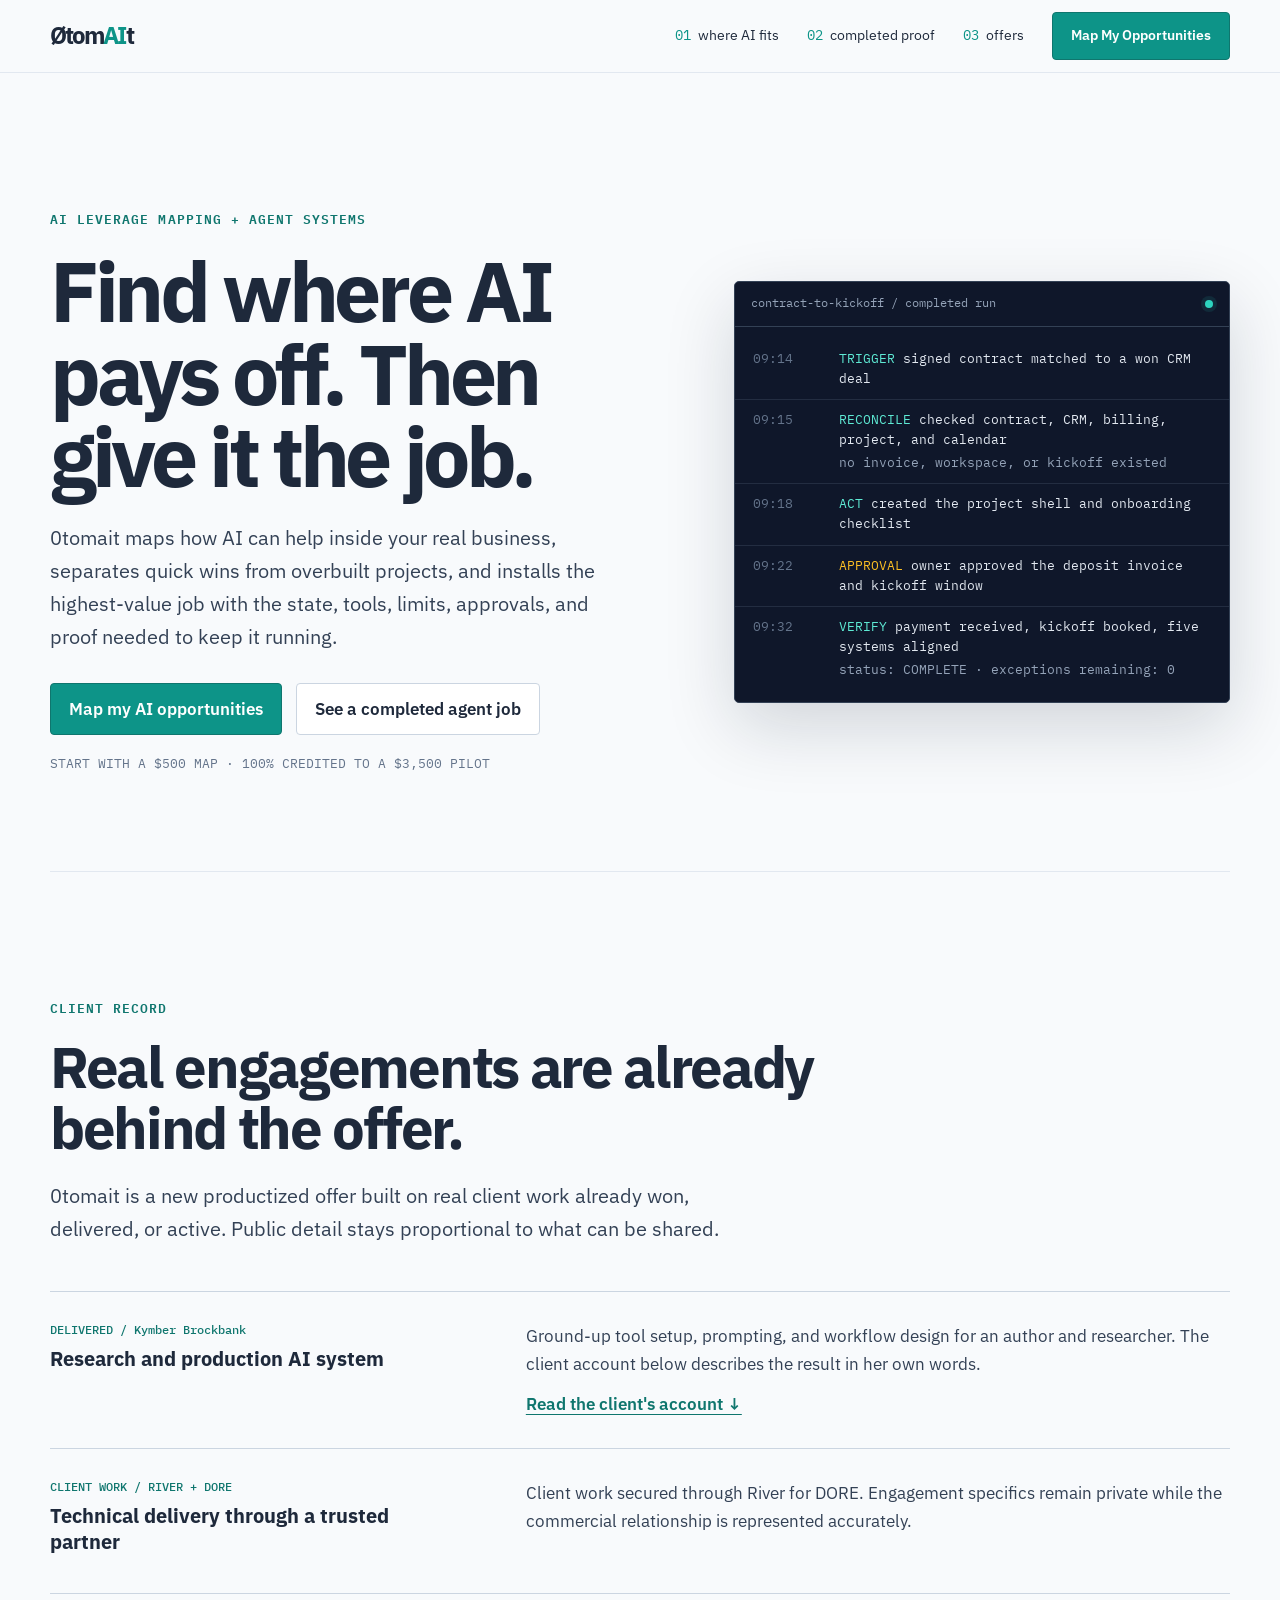
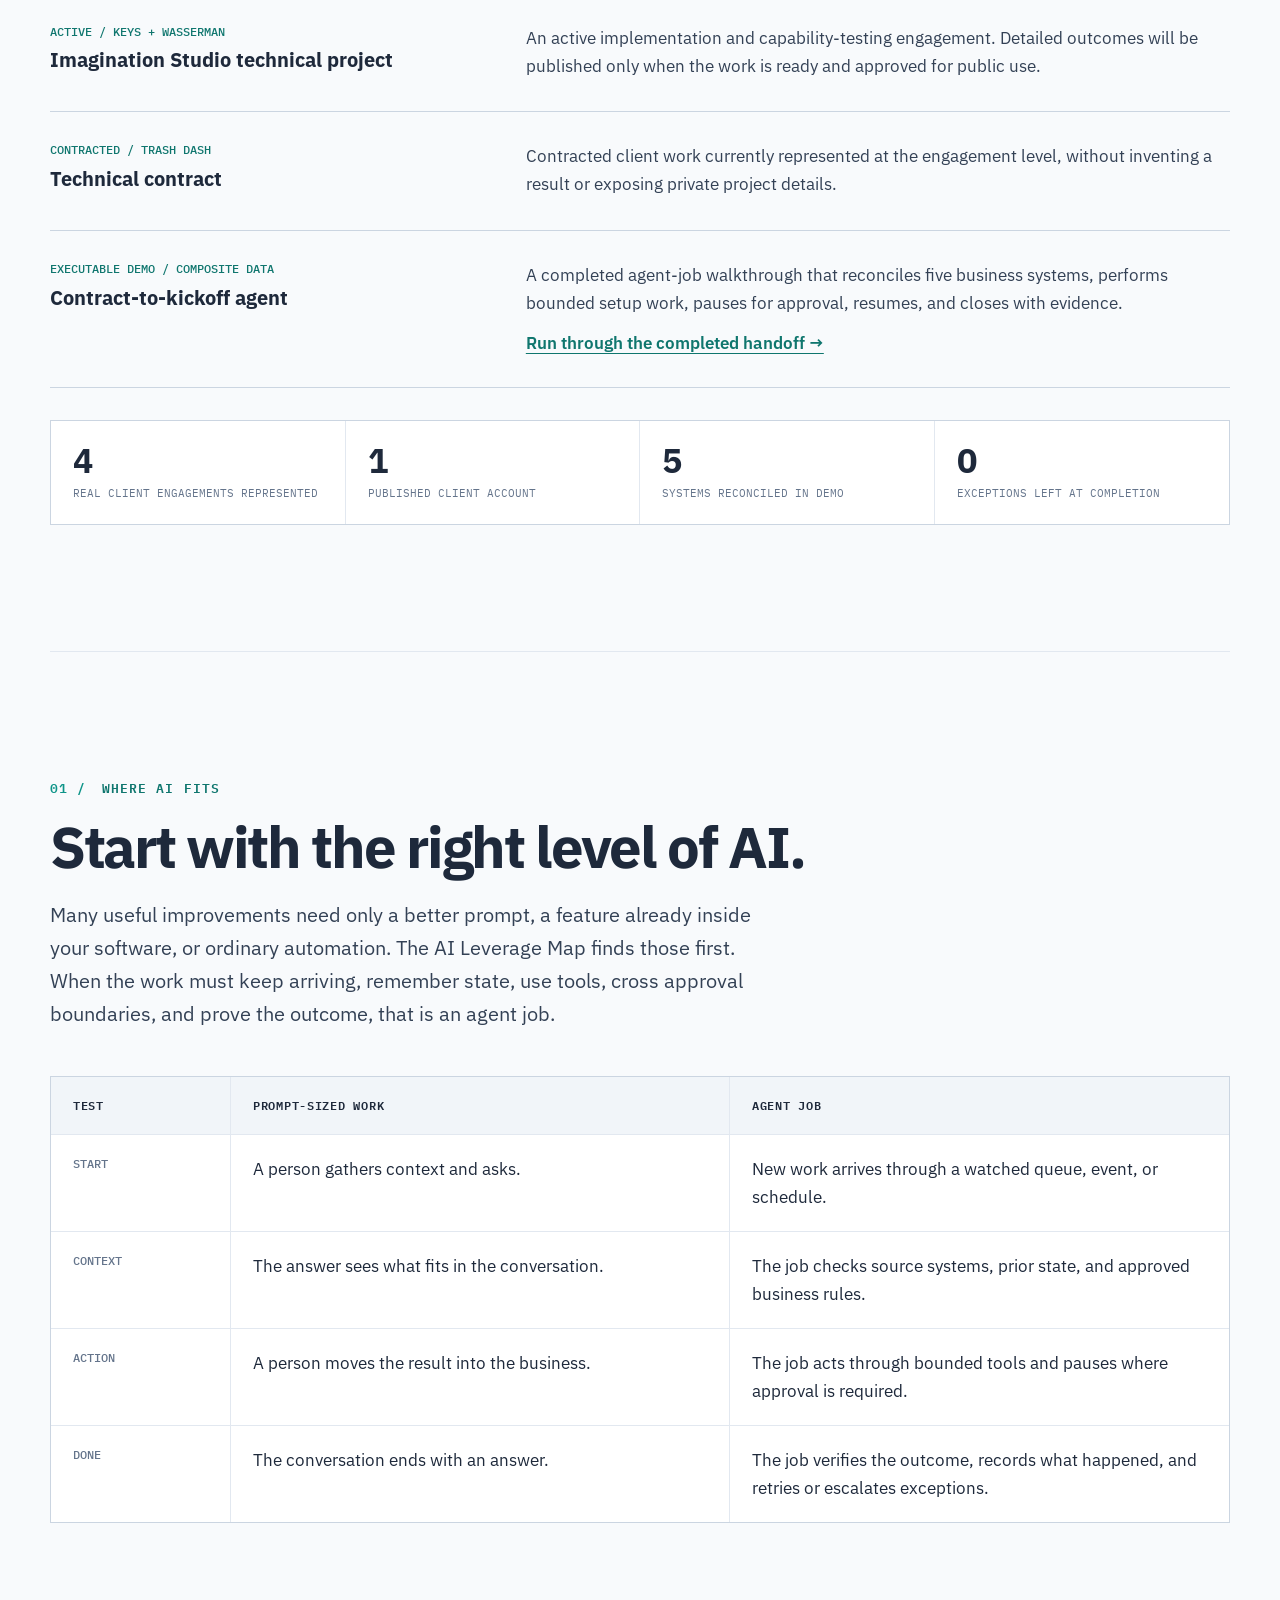
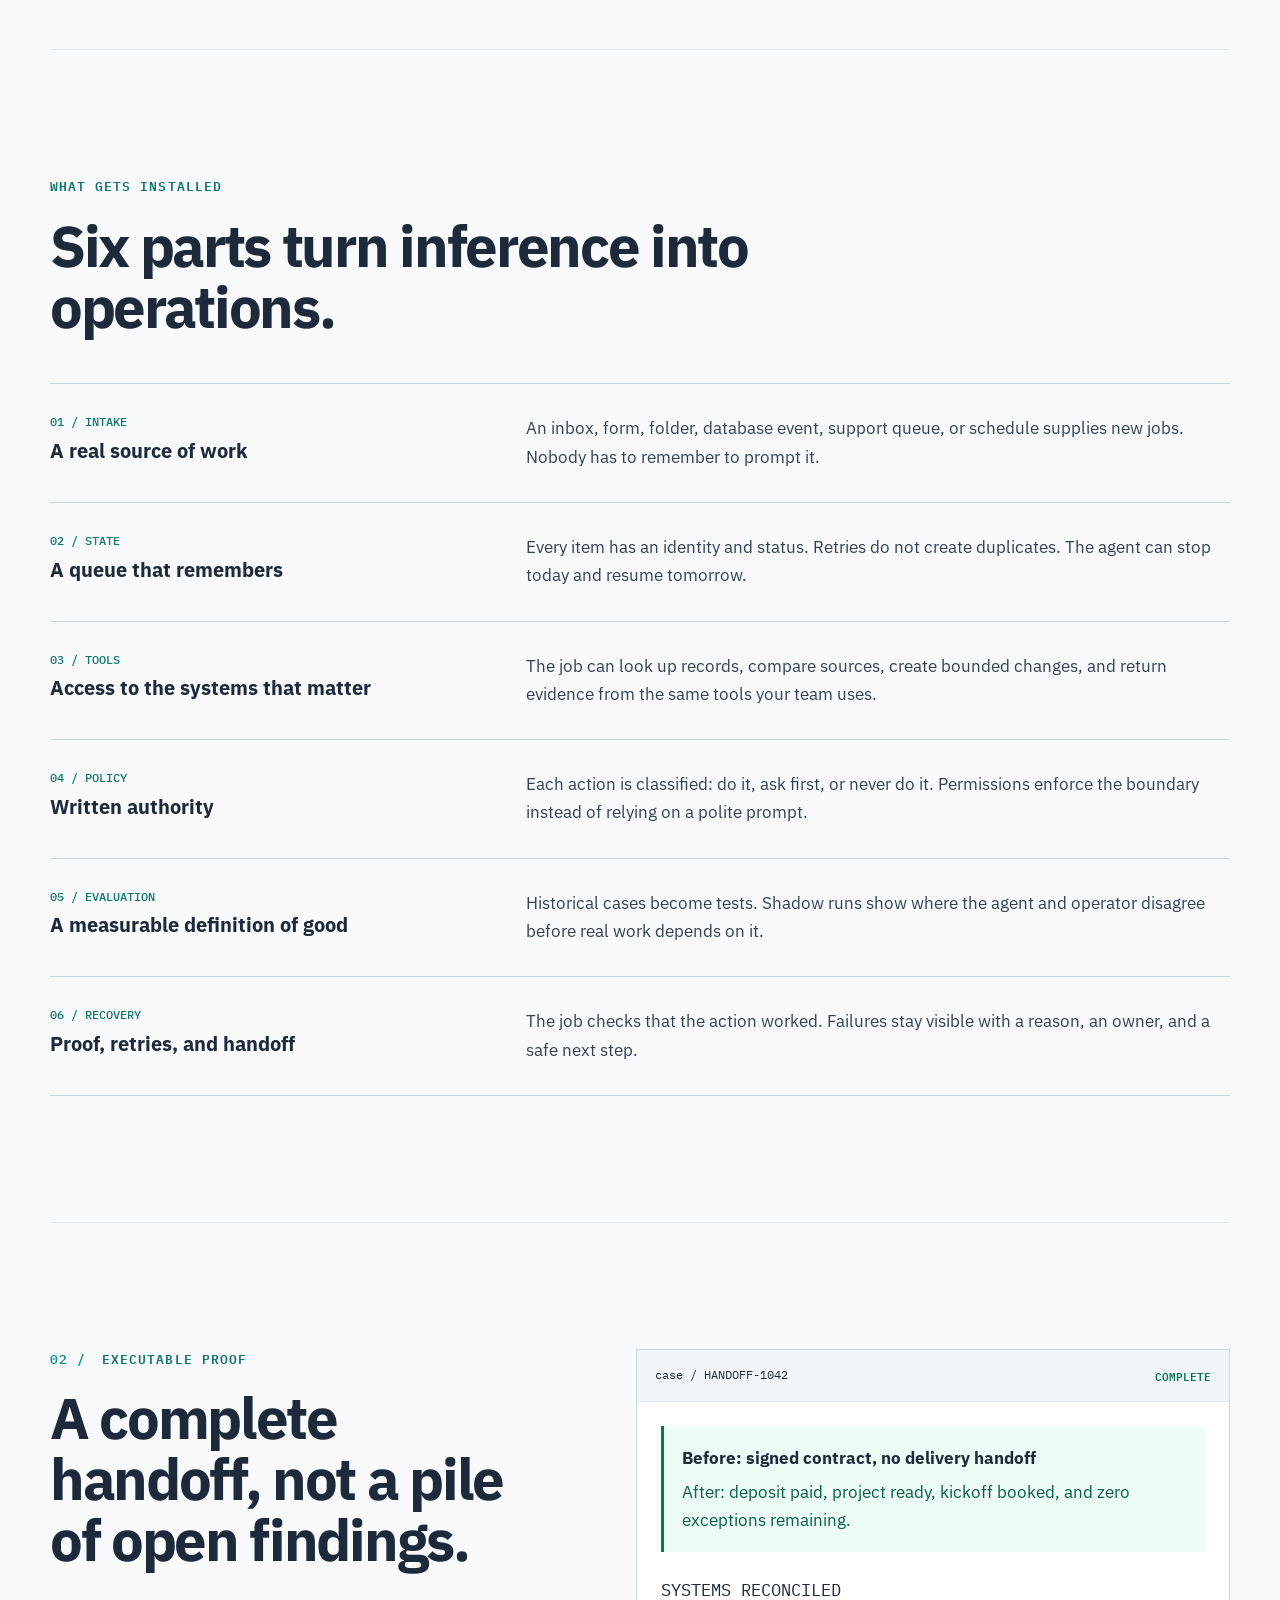
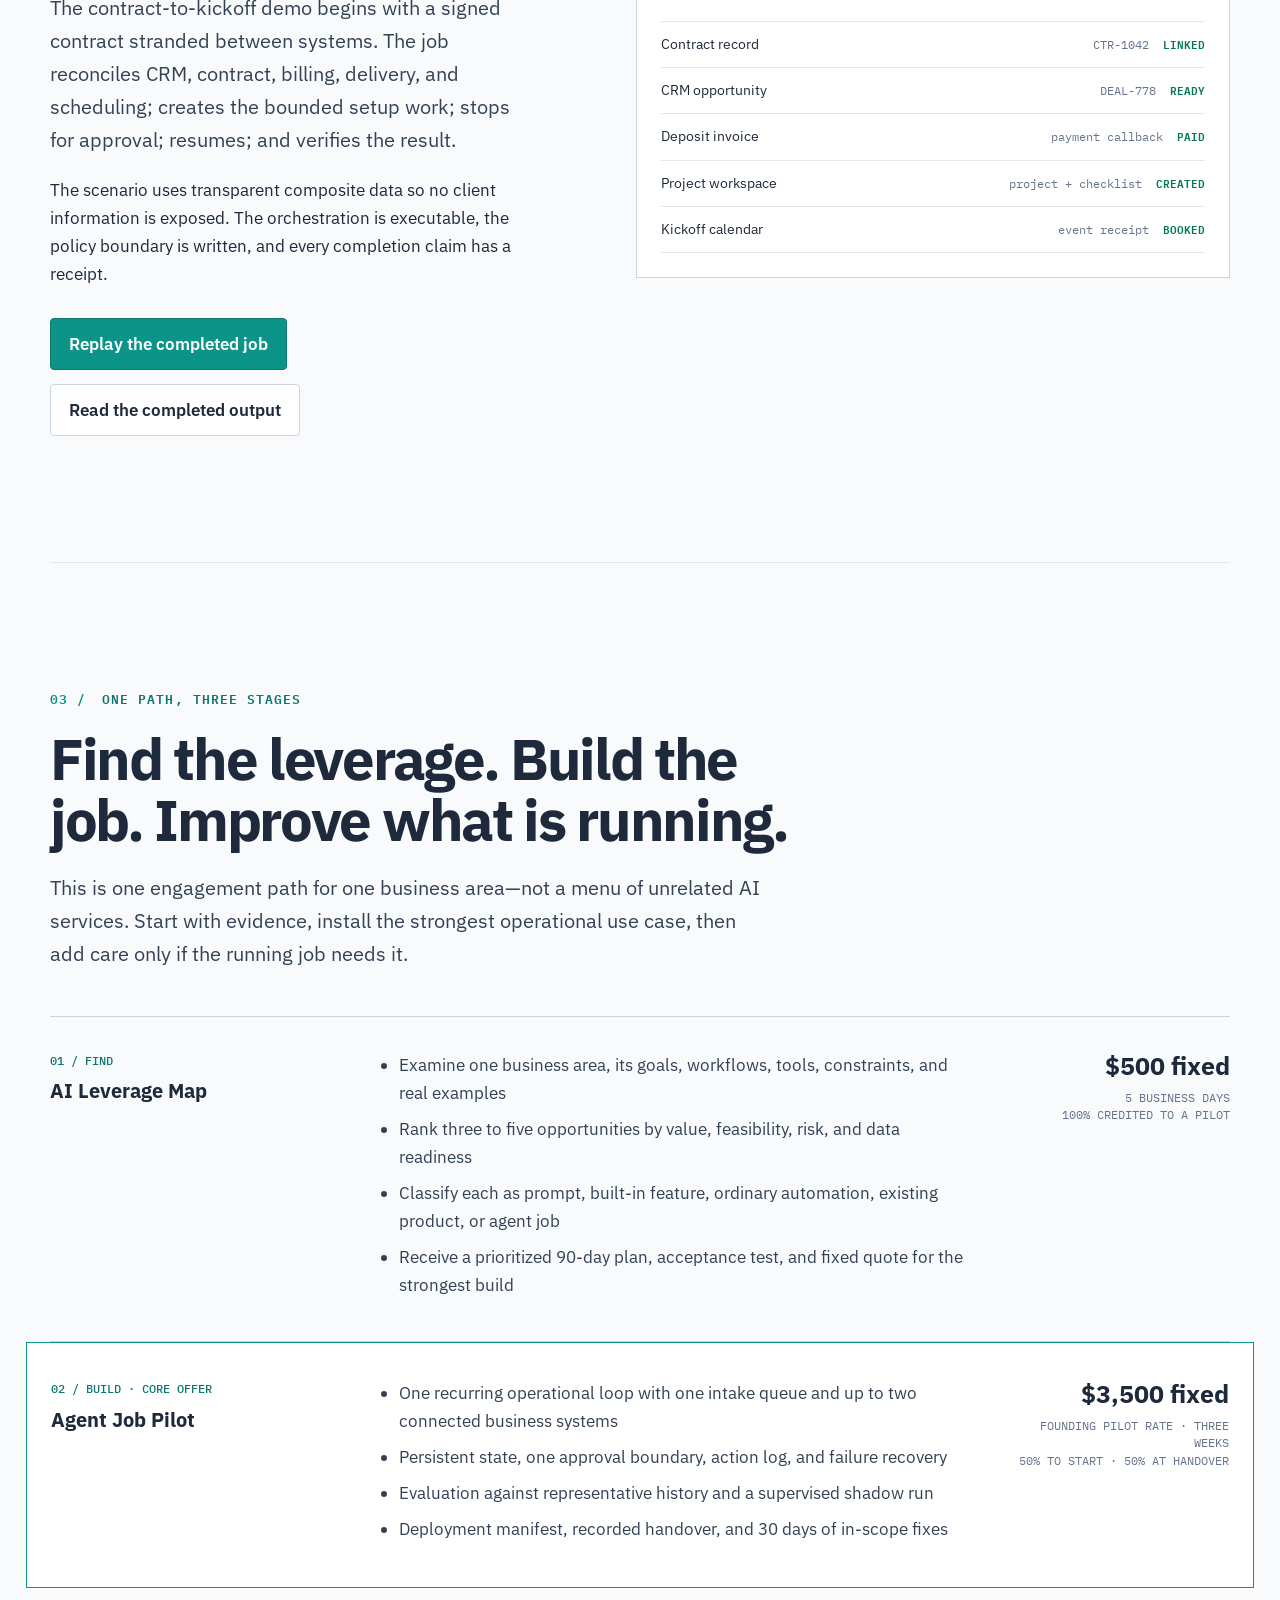
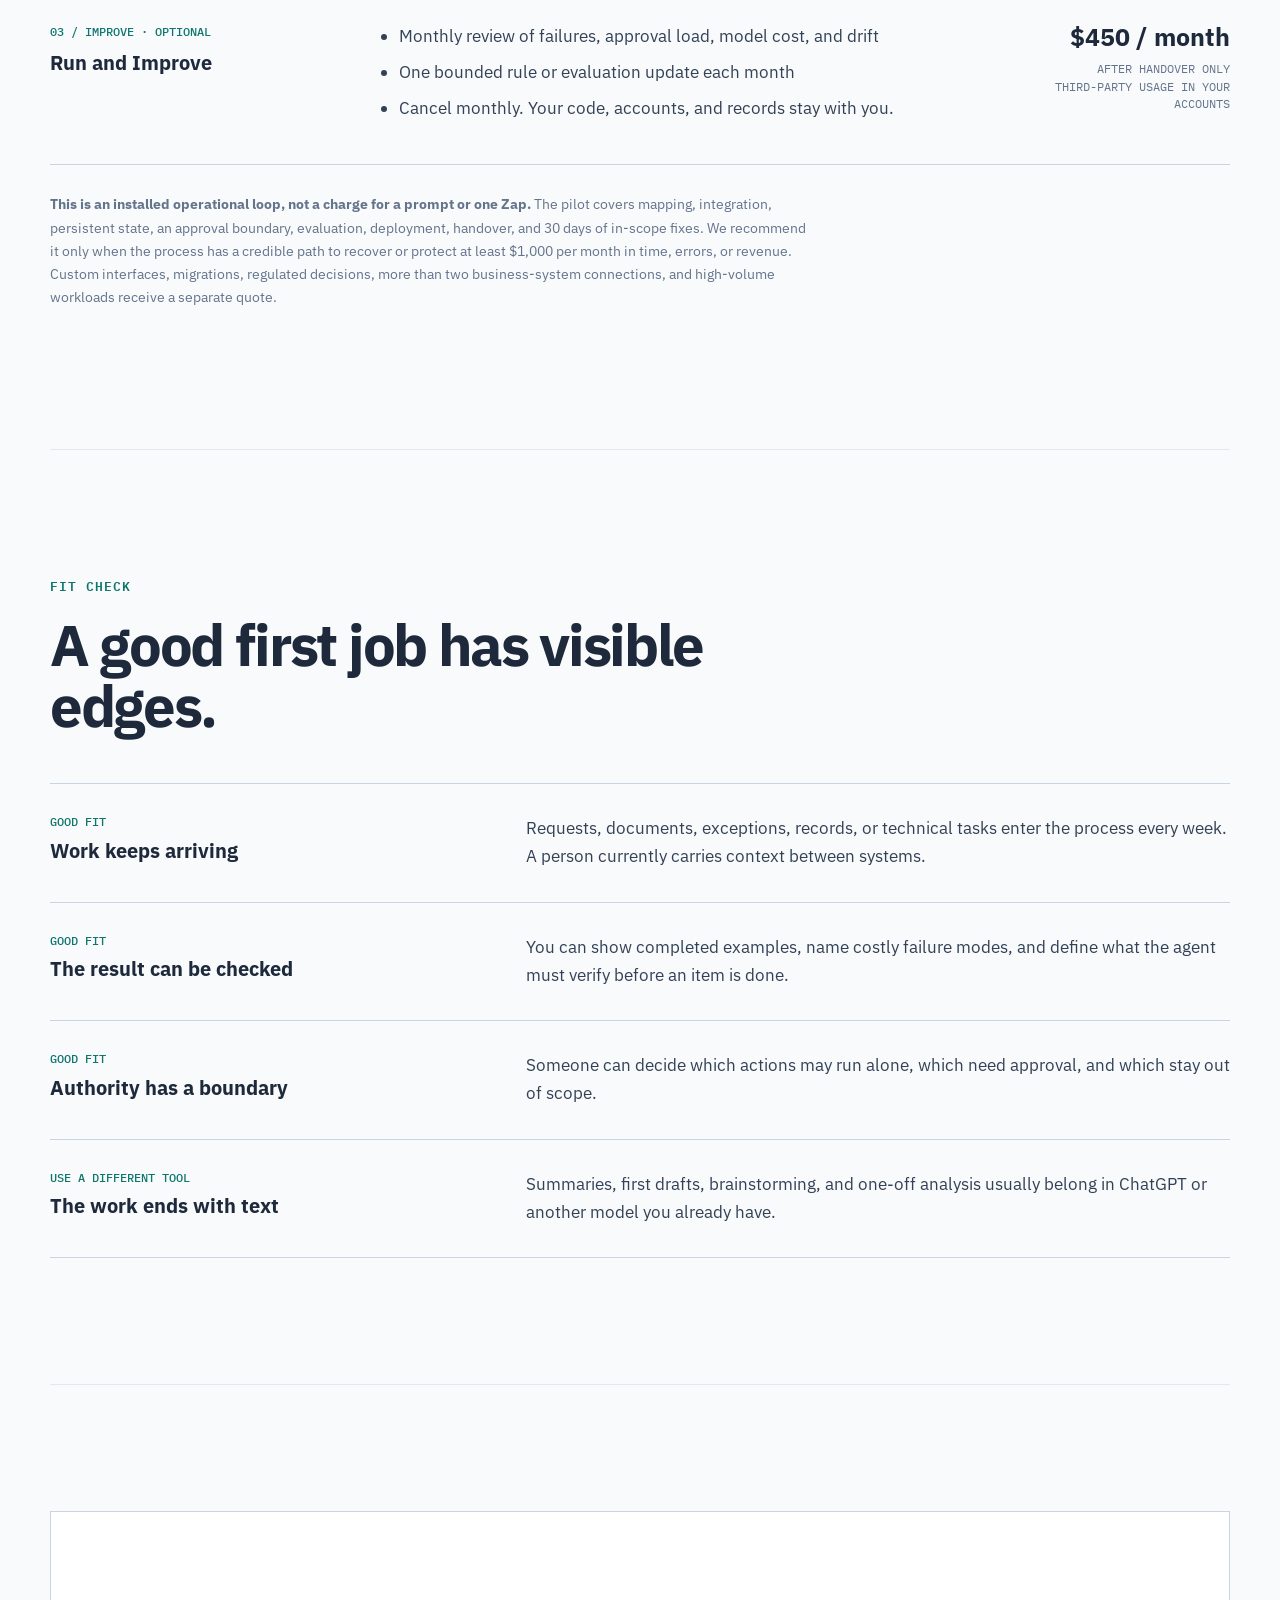
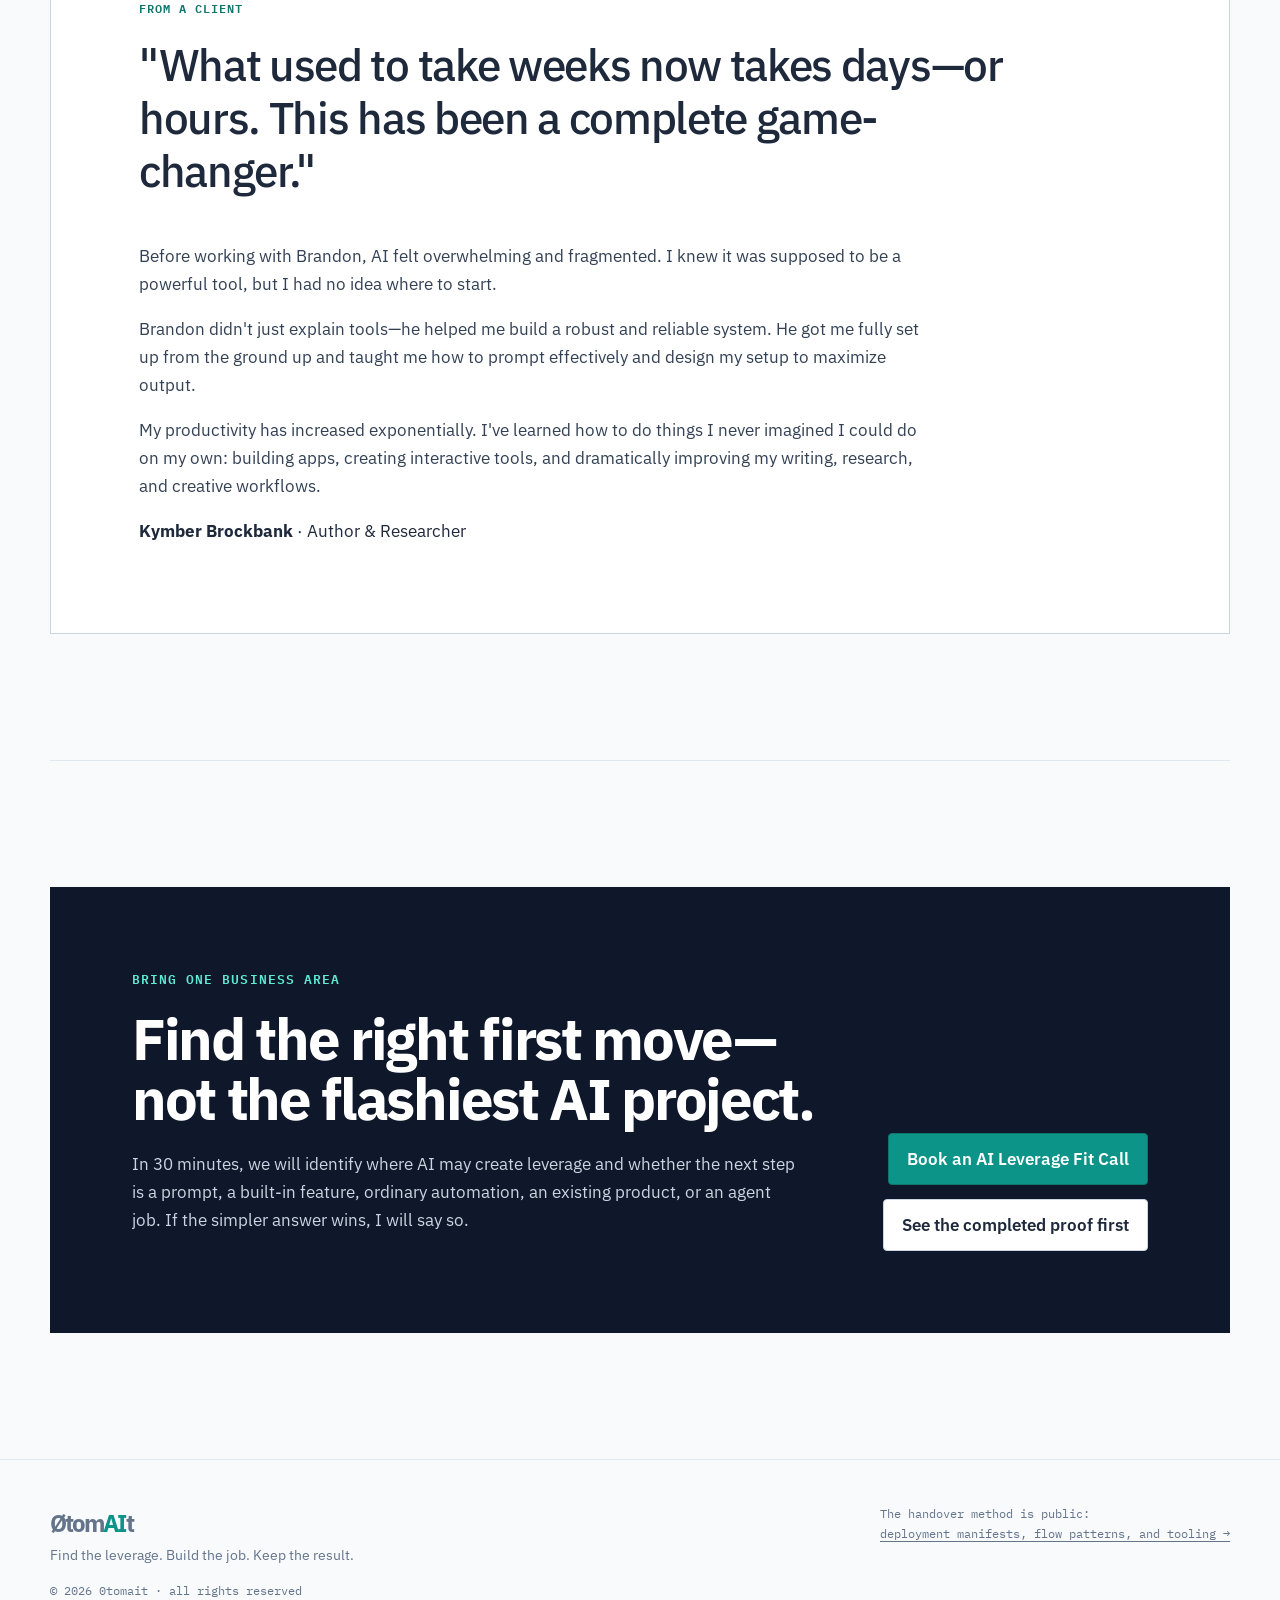
<file: index.html>
<!doctype html>
<html lang="en">
<head>
<meta charset="UTF-8"><meta name="viewport" content="width=device-width,initial-scale=1">
<meta name="description" content="0tomait finds where AI will pay off in your business, then installs the highest-value job with the tools, limits, and proof needed to keep it running.">
<title>0tomait | Find where AI pays off</title>
<link rel="canonical" href="https://0tomait.com/">
<link rel="icon" href="data:image/svg+xml,%3Csvg xmlns='http://www.w3.org/2000/svg' viewBox='0 0 100 100'%3E%3Crect width='100' height='100' rx='20' fill='%231e293b'/%3E%3Ctext x='50' y='72' font-size='64' text-anchor='middle' fill='%230d9488' font-family='Arial,sans-serif' font-weight='bold'%3E%C3%98%3C/text%3E%3C/svg%3E">
<meta property="og:type" content="website"><meta property="og:url" content="https://0tomait.com/">
<meta property="og:title" content="Find where AI pays off. Then give it the job.">
<meta property="og:description" content="Map the right AI opportunity, then install one bounded agent job with state, tools, approvals, evaluation, and handover.">
<meta property="og:image" content="https://0tomait.com/og-home.png"><meta property="og:image:width" content="1200"><meta property="og:image:height" content="630">
<meta name="twitter:card" content="summary_large_image">
<script type="application/ld+json">{"@context":"https://schema.org","@type":"Organization","name":"0tomait","url":"https://0tomait.com/","description":"AI leverage mapping and bounded agent systems for recurring operational work.","founder":{"@type":"Person","name":"Brandon Armstrong"},"sameAs":["https://github.com/Vishai/0tomait"],"hasOfferCatalog":{"@type":"OfferCatalog","name":"AI leverage and agent-job services","itemListElement":[{"@type":"Offer","price":"500","priceCurrency":"USD","itemOffered":{"@type":"Service","name":"AI Leverage Map","description":"A five-business-day opportunity map for one business area."}},{"@type":"Offer","price":"3500","priceCurrency":"USD","itemOffered":{"@type":"Service","name":"Agent Job Pilot","description":"A three-week bounded agent-job implementation and handover."}},{"@type":"Offer","price":"450","priceCurrency":"USD","itemOffered":{"@type":"Service","name":"Run and Improve","description":"Optional monthly review and one bounded update."}}]}}</script>
<link rel="preconnect" href="https://fonts.googleapis.com"><link rel="preconnect" href="https://fonts.gstatic.com" crossorigin>
<link href="https://fonts.googleapis.com/css2?family=IBM+Plex+Mono:wght@400;500;600&family=IBM+Plex+Sans:wght@400;500;600;700&display=swap" rel="stylesheet">
<style>
:root{--ink:#1e293b;--ink2:#334155;--muted:#64748b;--paper:#f8fafc;--white:#fff;--line:#e2e8f0;--line2:#cbd5e1;--accent:#0d9488;--accent2:#0f766e;--terminal:#0f172a;--warn:#b45309;--warnsoft:#fffbeb;--ok:#047857;--oksoft:#ecfdf5;--max:1180px}
*{box-sizing:border-box}html{scroll-behavior:smooth}body{margin:0;background:var(--paper);color:var(--ink);font:17px/1.65 "IBM Plex Sans",sans-serif}a{color:inherit;text-underline-offset:.22em}a:focus-visible{outline:3px solid var(--accent);outline-offset:4px}.shell{width:min(var(--max),calc(100% - 48px));margin:auto}
nav{position:sticky;top:0;z-index:20;border-bottom:1px solid var(--line);background:rgba(248,250,252,.95);backdrop-filter:blur(14px)}.nav-inner{min-height:72px;display:flex;align-items:center;justify-content:space-between;gap:28px}.logo{font-size:24px;font-weight:700;letter-spacing:-.08em;text-decoration:none}.logo .ai{color:var(--accent)}.nav-links{list-style:none;display:flex;align-items:center;gap:28px;margin:0;padding:0;font-size:14px}.nav-links a{text-decoration:none}
.idx,.kicker,.rid,.price-note,.eyebrow{font-family:"IBM Plex Mono",monospace}.idx{color:var(--accent);margin-right:7px}.btn{display:inline-flex;align-items:center;justify-content:center;min-height:48px;padding:11px 18px;border:1px solid var(--accent2);border-radius:4px;background:var(--accent);color:white;font-weight:600;text-decoration:none;transition:.15s}.btn:hover{background:var(--accent2);transform:translateY(-1px)}.btn.secondary{border-color:var(--line2);background:var(--white);color:var(--ink)}.btn.secondary:hover{background:#f1f5f9}
.hero{display:grid;grid-template-columns:minmax(0,1.08fr) minmax(360px,.92fr);gap:clamp(48px,8vw,104px);align-items:center;padding:clamp(72px,11vw,136px) 0 96px}.kicker{color:var(--accent2);font-size:13px;font-weight:600;letter-spacing:.08em;text-transform:uppercase}h1,h2,h3,p{margin-top:0}h1{max-width:760px;margin:20px 0 24px;font-size:clamp(48px,7vw,84px);line-height:.98;letter-spacing:-.052em}h2{max-width:780px;margin:18px 0 20px;font-size:clamp(36px,5vw,58px);line-height:1.05;letter-spacing:-.04em}h3{margin-bottom:8px;font-size:20px;line-height:1.3}.hero-sub,.section-intro{max-width:710px;color:var(--ink2);font-size:20px}.hero-actions,.actions{display:flex;align-items:center;flex-wrap:wrap;gap:14px;margin-top:30px}.price-note{margin:18px 0 0;color:var(--muted);font-size:13px}
.terminal{overflow:hidden;border:1px solid #334155;border-radius:5px;background:var(--terminal);color:#e2e8f0;box-shadow:0 24px 70px rgba(15,23,42,.16)}.terminal-bar{min-height:45px;display:flex;align-items:center;justify-content:space-between;gap:16px;padding:10px 16px;border-bottom:1px solid #334155;color:#94a3b8;font:12px/1.4 "IBM Plex Mono",monospace}.live-dot{width:8px;height:8px;border-radius:50%;background:#2dd4bf;box-shadow:0 0 0 4px rgba(45,212,191,.1)}.trace{list-style:none;margin:0;padding:12px 0;font:13px/1.55 "IBM Plex Mono",monospace}.trace li{display:grid;grid-template-columns:74px 1fr;gap:12px;padding:10px 18px;border-bottom:1px solid rgba(51,65,85,.55)}.trace li:last-child{border:0}.trace .time{color:#64748b}.trace .ok{color:#5eead4}.trace .hold{color:#fbbf24}.trace .dim{display:block;margin-top:3px;color:#94a3b8}
section.block{padding:clamp(74px,10vw,126px) 0;border-top:1px solid var(--line)}.rows{margin-top:46px;border-top:1px solid var(--line2)}.row{display:grid;grid-template-columns:minmax(240px,.85fr) minmax(0,1.5fr);gap:clamp(28px,6vw,84px);padding:30px 0;border-bottom:1px solid var(--line2)}.row p{margin:0;color:var(--ink2)}.rid{display:block;margin-bottom:8px;color:var(--accent2);font-size:12px;font-weight:500}
.comparison{margin-top:46px;border:1px solid var(--line2);background:var(--white)}.compare-row{display:grid;grid-template-columns:180px 1fr 1fr;border-bottom:1px solid var(--line)}.compare-row:last-child{border:0}.compare-row>div{padding:20px 22px;border-right:1px solid var(--line)}.compare-row>div:last-child{border-right:0}.compare-head{background:#f1f5f9;font:600 12px/1.4 "IBM Plex Mono",monospace;letter-spacing:.06em;text-transform:uppercase}.compare-label{color:var(--muted);font:500 12px/1.5 "IBM Plex Mono",monospace}
.real-job{display:grid;grid-template-columns:minmax(0,.9fr) minmax(430px,1.1fr);gap:clamp(44px,8vw,100px);align-items:start}.evidence{border:1px solid var(--line2);background:var(--white)}.evidence-head{display:flex;align-items:center;justify-content:space-between;gap:16px;padding:16px 18px;border-bottom:1px solid var(--line);background:#f1f5f9;font:12px/1.4 "IBM Plex Mono",monospace}.evidence-body{padding:24px}.finding{margin:0 0 24px;padding:18px;border-left:3px solid var(--warn);background:var(--warnsoft)}.finding.complete{border-left-color:var(--ok);background:var(--oksoft)}.finding strong{display:block;margin-bottom:6px}.finding p{margin:0;color:#78350f}.finding.complete p{color:#065f46}.source-list{list-style:none;margin:0;padding:0;border-top:1px solid var(--line)}.source-list li{display:grid;grid-template-columns:1fr auto auto;align-items:baseline;gap:14px;padding:11px 0;border-bottom:1px solid var(--line);font-size:14px}.source-list code{color:var(--muted);font:12px "IBM Plex Mono",monospace}.status{color:var(--ok);font:600 11px "IBM Plex Mono",monospace;text-transform:uppercase}
.record-metrics{display:grid;grid-template-columns:repeat(4,1fr);margin-top:32px;border:1px solid var(--line2);background:var(--white)}.record-metric{padding:22px;border-right:1px solid var(--line)}.record-metric:last-child{border-right:0}.record-metric b{display:block;font-size:34px;line-height:1.05}.record-metric span{display:block;margin-top:7px;color:var(--muted);font:11px/1.45 "IBM Plex Mono",monospace;text-transform:uppercase}.proof-link{display:inline-block;margin-top:12px;color:var(--accent2);font-weight:600}
.pricing{margin-top:46px;border-top:1px solid var(--line2)}.price-row{display:grid;grid-template-columns:minmax(200px,.7fr) minmax(0,1.4fr) minmax(170px,.55fr);gap:36px;align-items:start;padding:34px 0;border-bottom:1px solid var(--line2)}.price-row.featured{margin:0 -24px;padding:36px 24px;border:1px solid var(--accent);background:var(--white)}.price-row ul{margin:0;padding-left:20px;color:var(--ink2)}.price-row li{margin-bottom:8px}.price{font-size:25px;font-weight:700;line-height:1.2;text-align:right}.price small{display:block;margin-top:8px;color:var(--muted);font:12px/1.45 "IBM Plex Mono",monospace}.scope-note{max-width:760px;margin-top:28px;color:var(--muted);font-size:14px}
.quote{padding:clamp(52px,8vw,88px);border:1px solid var(--line2);background:var(--white)}.quote-mark{margin-bottom:22px;color:var(--accent2);font:600 12px/1.4 "IBM Plex Mono",monospace;letter-spacing:.08em}blockquote{margin:0}.lead-quote{max-width:890px;font-size:clamp(29px,4vw,44px);font-weight:500;line-height:1.2;letter-spacing:-.03em}.body-quote{max-width:800px;color:var(--ink2)}.attribution{margin-bottom:0}
.cta{display:grid;grid-template-columns:minmax(0,1.2fr) minmax(280px,.5fr);gap:48px;align-items:end;padding:clamp(48px,8vw,82px);background:var(--terminal);color:white}.cta p{max-width:670px;color:#cbd5e1}.cta .kicker{color:#5eead4}.cta .actions{justify-content:flex-end}footer{padding:44px 0;border-top:1px solid var(--line)}.foot-inner{display:flex;justify-content:space-between;gap:32px;color:var(--muted);font-size:14px}.colophon{font:12px/1.6 "IBM Plex Mono",monospace}
@media(max-width:900px){.hero,.real-job,.cta{grid-template-columns:1fr}.hero{padding-top:76px}.compare-row{grid-template-columns:130px 1fr 1fr}.price-row{grid-template-columns:1fr;gap:18px}.price-row.featured{margin:0}.price{text-align:left}.cta .actions{justify-content:flex-start}.record-metrics{grid-template-columns:1fr 1fr}.record-metric:nth-child(2){border-right:0}.record-metric:nth-child(-n+2){border-bottom:1px solid var(--line)}}@media(max-width:680px){body{font-size:16px}.shell{width:min(100% - 32px,var(--max))}.hide-sm{display:none}.nav-links{gap:12px}.row,.compare-row{grid-template-columns:1fr}.compare-row>div{border-right:0;border-bottom:1px solid var(--line)}.compare-row>div:last-child{border-bottom:0}.compare-head>div:first-child,.compare-label{display:none}.trace li{grid-template-columns:58px 1fr;padding-inline:14px}.quote,.cta{padding:36px 24px}.foot-inner{flex-direction:column}.record-metrics{grid-template-columns:1fr}.record-metric{border-right:0;border-bottom:1px solid var(--line)}.record-metric:last-child{border-bottom:0}}
</style>
</head>
<body>
<nav><div class="shell nav-inner"><a href="#" class="logo">Øtom<span class="ai">AI</span>t</a><ul class="nav-links"><li class="hide-sm"><a href="#difference"><span class="idx">01</span>where AI fits</a></li><li class="hide-sm"><a href="#proof"><span class="idx">02</span>completed proof</a></li><li class="hide-sm"><a href="#offer"><span class="idx">03</span>offers</a></li><li><a href="#contact" class="btn">Map My Opportunities</a></li></ul></div></nav>
<main class="shell">
<section class="hero"><div><div class="kicker">AI leverage mapping + agent systems</div><h1>Find where AI pays off. Then give it the job.</h1><p class="hero-sub">0tomait maps how AI can help inside your real business, separates quick wins from overbuilt projects, and installs the highest-value job with the state, tools, limits, approvals, and proof needed to keep it running.</p><div class="hero-actions"><a href="#offer" class="btn">Map my AI opportunities</a><a href="agent-job.html" class="btn secondary">See a completed agent job</a></div><p class="price-note">START WITH A $500 MAP · 100% CREDITED TO A $3,500 PILOT</p></div>
<div class="terminal" aria-label="Completed contract handoff agent run"><div class="terminal-bar"><span>contract-to-kickoff / completed run</span><span class="live-dot" aria-label="complete"></span></div><ol class="trace"><li><span class="time">09:14</span><span><span class="ok">TRIGGER</span> signed contract matched to a won CRM deal</span></li><li><span class="time">09:15</span><span><span class="ok">RECONCILE</span> checked contract, CRM, billing, project, and calendar<span class="dim">no invoice, workspace, or kickoff existed</span></span></li><li><span class="time">09:18</span><span><span class="ok">ACT</span> created the project shell and onboarding checklist</span></li><li><span class="time">09:22</span><span><span class="hold">APPROVAL</span> owner approved the deposit invoice and kickoff window</span></li><li><span class="time">09:32</span><span><span class="ok">VERIFY</span> payment received, kickoff booked, five systems aligned<span class="dim">status: COMPLETE · exceptions remaining: 0</span></span></li></ol></div></section>

<section class="block" id="record"><div class="kicker">CLIENT RECORD</div><h2>Real engagements are already behind the offer.</h2><p class="section-intro">0tomait is a new productized offer built on real client work already won, delivered, or active. Public detail stays proportional to what can be shared.</p><div class="rows"><div class="row"><h3><span class="rid">DELIVERED / Kymber Brockbank</span>Research and production AI system</h3><p>Ground-up tool setup, prompting, and workflow design for an author and researcher. The client account below describes the result in her own words.<br><a class="proof-link" href="#testimonial">Read the client's account ↓</a></p></div><div class="row"><h3><span class="rid">CLIENT WORK / RIVER + DORE</span>Technical delivery through a trusted partner</h3><p>Client work secured through River for DORE. Engagement specifics remain private while the commercial relationship is represented accurately.</p></div><div class="row"><h3><span class="rid">ACTIVE / KEYS + WASSERMAN</span>Imagination Studio technical project</h3><p>An active implementation and capability-testing engagement. Detailed outcomes will be published only when the work is ready and approved for public use.</p></div><div class="row"><h3><span class="rid">CONTRACTED / TRASH DASH</span>Technical contract</h3><p>Contracted client work currently represented at the engagement level, without inventing a result or exposing private project details.</p></div><div class="row"><h3><span class="rid">EXECUTABLE DEMO / COMPOSITE DATA</span>Contract-to-kickoff agent</h3><p>A completed agent-job walkthrough that reconciles five business systems, performs bounded setup work, pauses for approval, resumes, and closes with evidence.<br><a class="proof-link" href="agent-job.html">Run through the completed handoff →</a></p></div></div><div class="record-metrics" aria-label="Commercial delivery record"><div class="record-metric"><b>4</b><span>real client engagements represented</span></div><div class="record-metric"><b>1</b><span>published client account</span></div><div class="record-metric"><b>5</b><span>systems reconciled in demo</span></div><div class="record-metric"><b>0</b><span>exceptions left at completion</span></div></div></section>

<section class="block" id="difference"><div class="kicker"><span class="idx">01 /</span> WHERE AI FITS</div><h2>Start with the right level of AI.</h2><p class="section-intro">Many useful improvements need only a better prompt, a feature already inside your software, or ordinary automation. The AI Leverage Map finds those first. When the work must keep arriving, remember state, use tools, cross approval boundaries, and prove the outcome, that is an agent job.</p>
<div class="comparison" role="table" aria-label="Prompt work compared with agent jobs"><div class="compare-row compare-head" role="row"><div role="columnheader">Test</div><div role="columnheader">Prompt-sized work</div><div role="columnheader">Agent job</div></div><div class="compare-row" role="row"><div class="compare-label">START</div><div>A person gathers context and asks.</div><div>New work arrives through a watched queue, event, or schedule.</div></div><div class="compare-row" role="row"><div class="compare-label">CONTEXT</div><div>The answer sees what fits in the conversation.</div><div>The job checks source systems, prior state, and approved business rules.</div></div><div class="compare-row" role="row"><div class="compare-label">ACTION</div><div>A person moves the result into the business.</div><div>The job acts through bounded tools and pauses where approval is required.</div></div><div class="compare-row" role="row"><div class="compare-label">DONE</div><div>The conversation ends with an answer.</div><div>The job verifies the outcome, records what happened, and retries or escalates exceptions.</div></div></div></section>

<section class="block"><div class="kicker">WHAT GETS INSTALLED</div><h2>Six parts turn inference into operations.</h2><div class="rows"><div class="row"><h3><span class="rid">01 / INTAKE</span>A real source of work</h3><p>An inbox, form, folder, database event, support queue, or schedule supplies new jobs. Nobody has to remember to prompt it.</p></div><div class="row"><h3><span class="rid">02 / STATE</span>A queue that remembers</h3><p>Every item has an identity and status. Retries do not create duplicates. The agent can stop today and resume tomorrow.</p></div><div class="row"><h3><span class="rid">03 / TOOLS</span>Access to the systems that matter</h3><p>The job can look up records, compare sources, create bounded changes, and return evidence from the same tools your team uses.</p></div><div class="row"><h3><span class="rid">04 / POLICY</span>Written authority</h3><p>Each action is classified: do it, ask first, or never do it. Permissions enforce the boundary instead of relying on a polite prompt.</p></div><div class="row"><h3><span class="rid">05 / EVALUATION</span>A measurable definition of good</h3><p>Historical cases become tests. Shadow runs show where the agent and operator disagree before real work depends on it.</p></div><div class="row"><h3><span class="rid">06 / RECOVERY</span>Proof, retries, and handoff</h3><p>The job checks that the action worked. Failures stay visible with a reason, an owner, and a safe next step.</p></div></div></section>

<section class="block real-job" id="proof"><div><div class="kicker"><span class="idx">02 /</span> EXECUTABLE PROOF</div><h2>A complete handoff, not a pile of open findings.</h2><p class="section-intro">The contract-to-kickoff demo begins with a signed contract stranded between systems. The job reconciles CRM, contract, billing, delivery, and scheduling; creates the bounded setup work; stops for approval; resumes; and verifies the result.</p><p>The scenario uses transparent composite data so no client information is exposed. The orchestration is executable, the policy boundary is written, and every completion claim has a receipt.</p><div class="actions"><a href="agent-job.html" class="btn">Replay the completed job</a><a href="demo-agent/latest.json" class="btn secondary">Read the completed output</a></div></div>
<div class="evidence"><div class="evidence-head"><span>case / HANDOFF-1042</span><span class="status">COMPLETE</span></div><div class="evidence-body"><div class="finding complete"><strong>Before: signed contract, no delivery handoff</strong><p>After: deposit paid, project ready, kickoff booked, and zero exceptions remaining.</p></div><p class="eyebrow">SYSTEMS RECONCILED</p><ul class="source-list"><li><span>Contract record</span><code>CTR-1042</code><span class="status">linked</span></li><li><span>CRM opportunity</span><code>DEAL-778</code><span class="status">ready</span></li><li><span>Deposit invoice</span><code>payment callback</code><span class="status">paid</span></li><li><span>Project workspace</span><code>project + checklist</code><span class="status">created</span></li><li><span>Kickoff calendar</span><code>event receipt</code><span class="status">booked</span></li></ul></div></div></section>

<section class="block" id="offer"><div class="kicker"><span class="idx">03 /</span> ONE PATH, THREE STAGES</div><h2>Find the leverage. Build the job. Improve what is running.</h2><p class="section-intro">This is one engagement path for one business area—not a menu of unrelated AI services. Start with evidence, install the strongest operational use case, then add care only if the running job needs it.</p><div class="pricing">
<div class="price-row"><div><span class="rid">01 / FIND</span><h3>AI Leverage Map</h3></div><ul><li>Examine one business area, its goals, workflows, tools, constraints, and real examples</li><li>Rank three to five opportunities by value, feasibility, risk, and data readiness</li><li>Classify each as prompt, built-in feature, ordinary automation, existing product, or agent job</li><li>Receive a prioritized 90-day plan, acceptance test, and fixed quote for the strongest build</li></ul><div class="price">$500 fixed<small>5 BUSINESS DAYS<br>100% CREDITED TO A PILOT</small></div></div>
<div class="price-row featured"><div><span class="rid">02 / BUILD · CORE OFFER</span><h3>Agent Job Pilot</h3></div><ul><li>One recurring operational loop with one intake queue and up to two connected business systems</li><li>Persistent state, one approval boundary, action log, and failure recovery</li><li>Evaluation against representative history and a supervised shadow run</li><li>Deployment manifest, recorded handover, and 30 days of in-scope fixes</li></ul><div class="price">$3,500 fixed<small>FOUNDING PILOT RATE · THREE WEEKS<br>50% TO START · 50% AT HANDOVER</small></div></div>
<div class="price-row"><div><span class="rid">03 / IMPROVE · OPTIONAL</span><h3>Run and Improve</h3></div><ul><li>Monthly review of failures, approval load, model cost, and drift</li><li>One bounded rule or evaluation update each month</li><li>Cancel monthly. Your code, accounts, and records stay with you.</li></ul><div class="price">$450 / month<small>AFTER HANDOVER ONLY<br>THIRD-PARTY USAGE IN YOUR ACCOUNTS</small></div></div></div><p class="scope-note"><strong>This is an installed operational loop, not a charge for a prompt or one Zap.</strong> The pilot covers mapping, integration, persistent state, an approval boundary, evaluation, deployment, handover, and 30 days of in-scope fixes. We recommend it only when the process has a credible path to recover or protect at least $1,000 per month in time, errors, or revenue. Custom interfaces, migrations, regulated decisions, more than two business-system connections, and high-volume workloads receive a separate quote.</p></section>

<section class="block"><div class="kicker">FIT CHECK</div><h2>A good first job has visible edges.</h2><div class="rows"><div class="row"><h3><span class="rid">GOOD FIT</span>Work keeps arriving</h3><p>Requests, documents, exceptions, records, or technical tasks enter the process every week. A person currently carries context between systems.</p></div><div class="row"><h3><span class="rid">GOOD FIT</span>The result can be checked</h3><p>You can show completed examples, name costly failure modes, and define what the agent must verify before an item is done.</p></div><div class="row"><h3><span class="rid">GOOD FIT</span>Authority has a boundary</h3><p>Someone can decide which actions may run alone, which need approval, and which stay out of scope.</p></div><div class="row"><h3><span class="rid">USE A DIFFERENT TOOL</span>The work ends with text</h3><p>Summaries, first drafts, brainstorming, and one-off analysis usually belong in ChatGPT or another model you already have.</p></div></div></section>

<section class="block" id="testimonial"><div class="quote"><div class="quote-mark">FROM A CLIENT</div><blockquote><p class="lead-quote">"What used to take weeks now takes days&mdash;or hours. This has been a complete game-changer."</p><p class="body-quote">Before working with Brandon, AI felt overwhelming and fragmented. I knew it was supposed to be a powerful tool, but I had no idea where to start.</p><p class="body-quote">Brandon didn't just explain tools&mdash;he helped me build a robust and reliable system. He got me fully set up from the ground up and taught me how to prompt effectively and design my setup to maximize output.</p><p class="body-quote">My productivity has increased exponentially. I've learned how to do things I never imagined I could do on my own: building apps, creating interactive tools, and dramatically improving my writing, research, and creative workflows.</p><p class="attribution"><b>Kymber Brockbank</b> &middot; Author &amp; Researcher</p></blockquote></div></section>

<section class="block" id="contact"><div class="cta"><div><div class="kicker">BRING ONE BUSINESS AREA</div><h2>Find the right first move—not the flashiest AI project.</h2><p>In 30 minutes, we will identify where AI may create leverage and whether the next step is a prompt, a built-in feature, ordinary automation, an existing product, or an agent job. If the simpler answer wins, I will say so.</p></div><div class="actions"><a href="https://calendar.app.google/cmtRRbjmx9MnxDTr9" class="btn">Book an AI Leverage Fit Call</a><a href="agent-job.html" class="btn secondary">See the completed proof first</a></div></div></section>
</main>
<footer><div class="shell foot-inner"><div><a href="#" class="logo">Øtom<span class="ai">AI</span>t</a><p>Find the leverage. Build the job. Keep the result.</p><p class="colophon">&copy; 2026 0tomait · all rights reserved</p></div><div><p class="colophon">The handover method is public:<br><a href="https://github.com/Vishai/0tomait/tree/main/fde-hub">deployment manifests, flow patterns, and tooling →</a></p></div></div></footer>
</body></html>
</file>
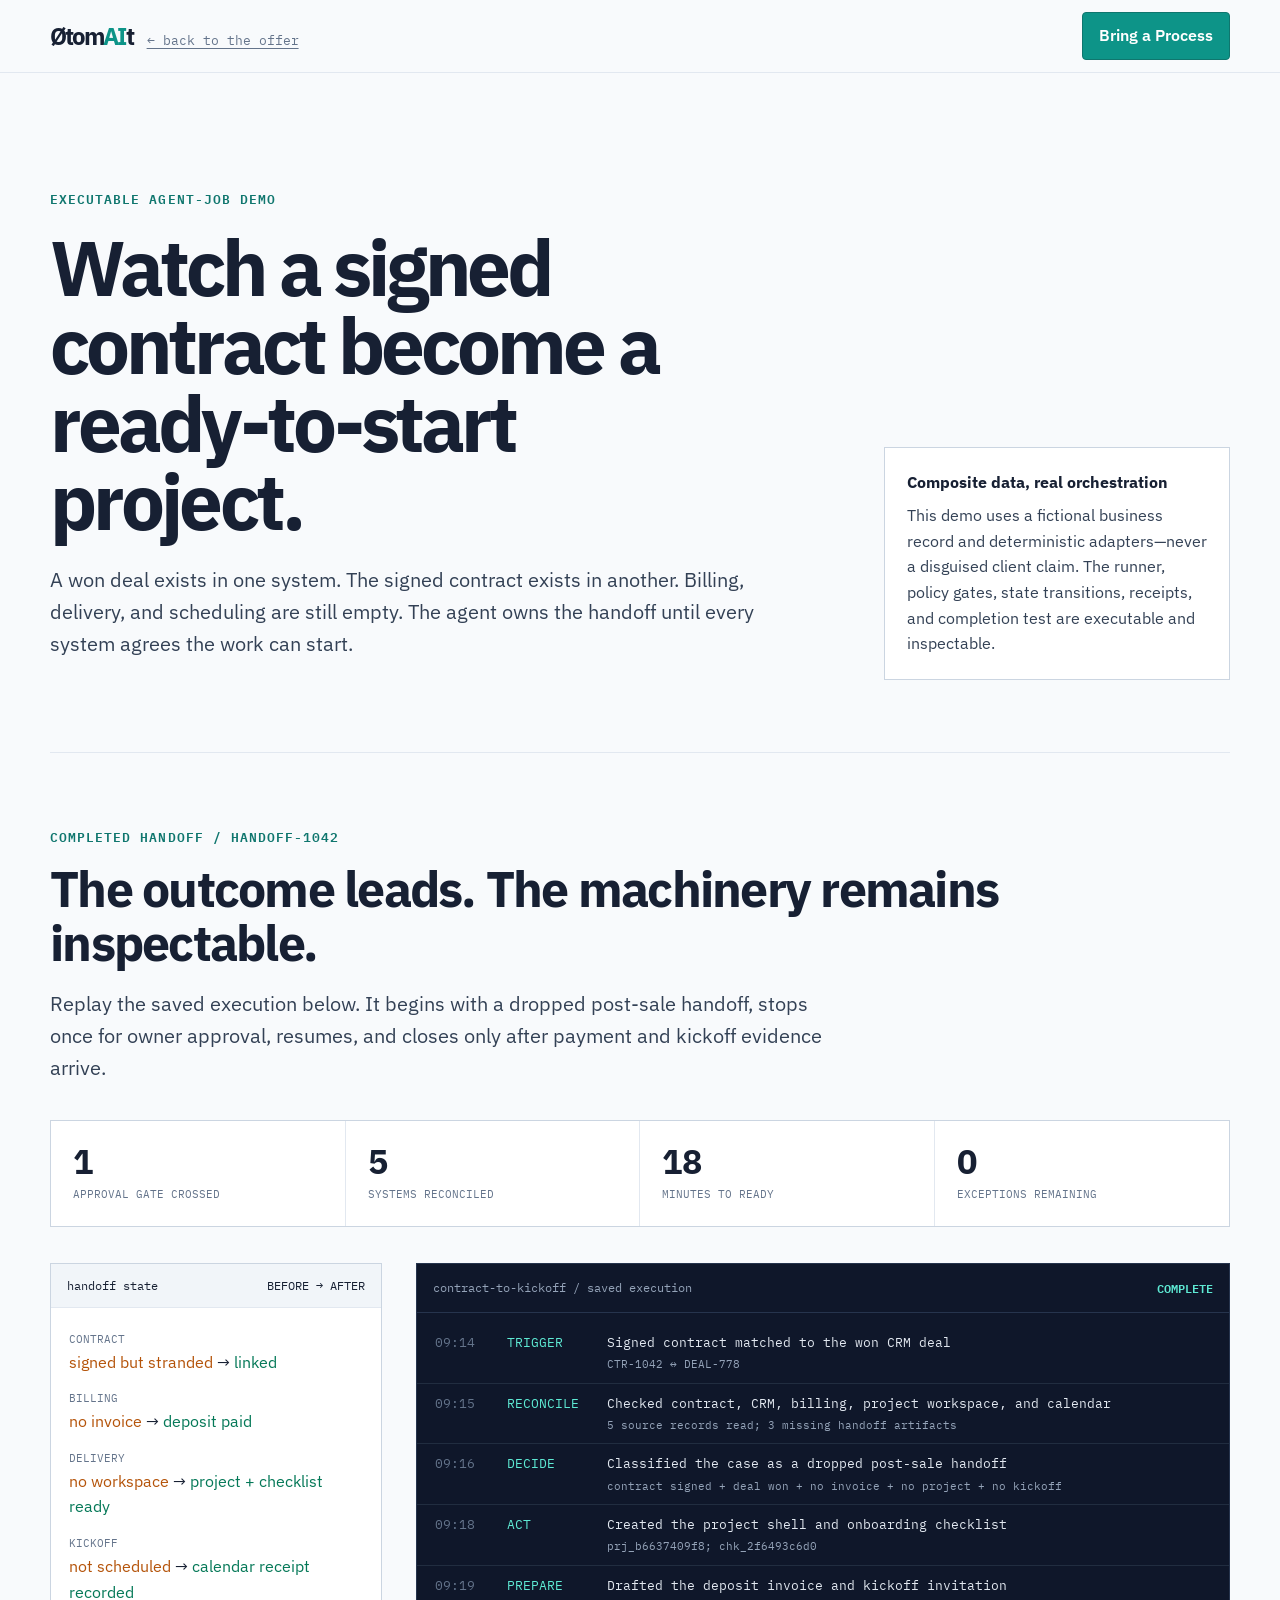
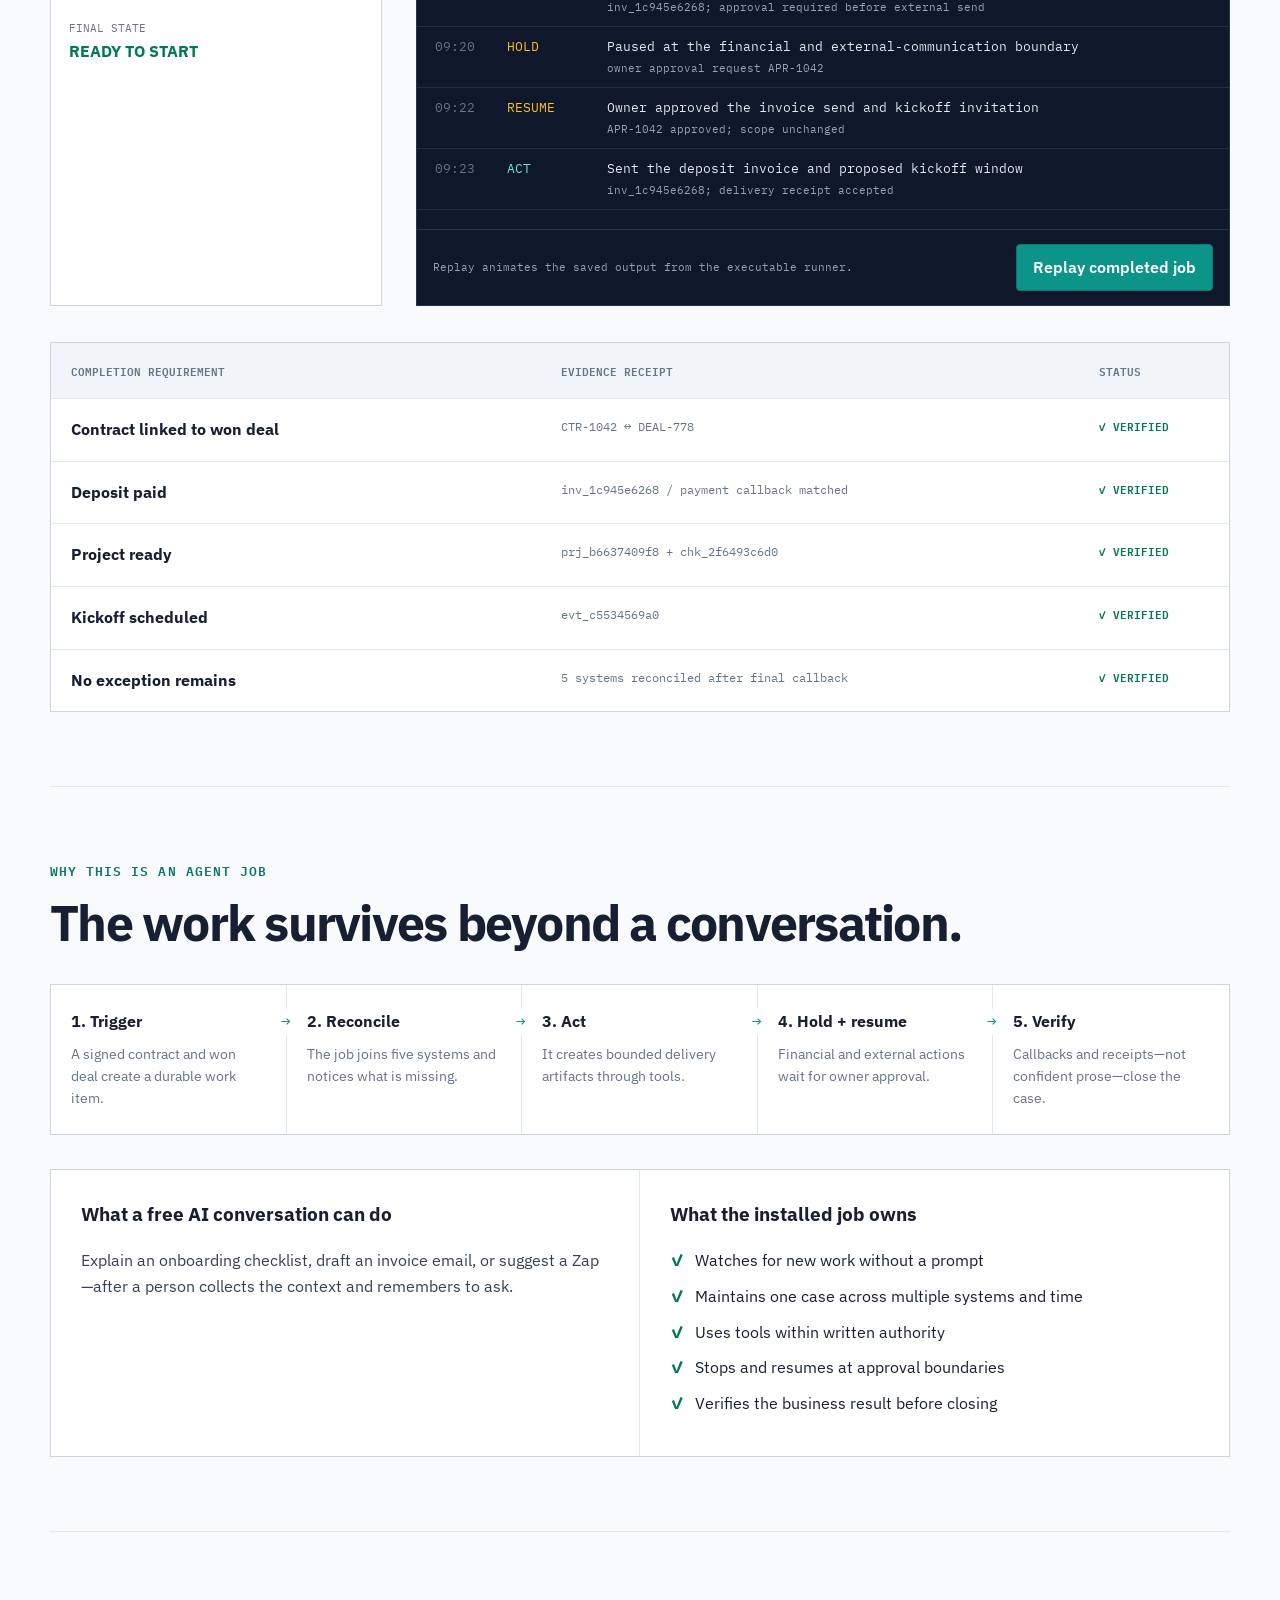
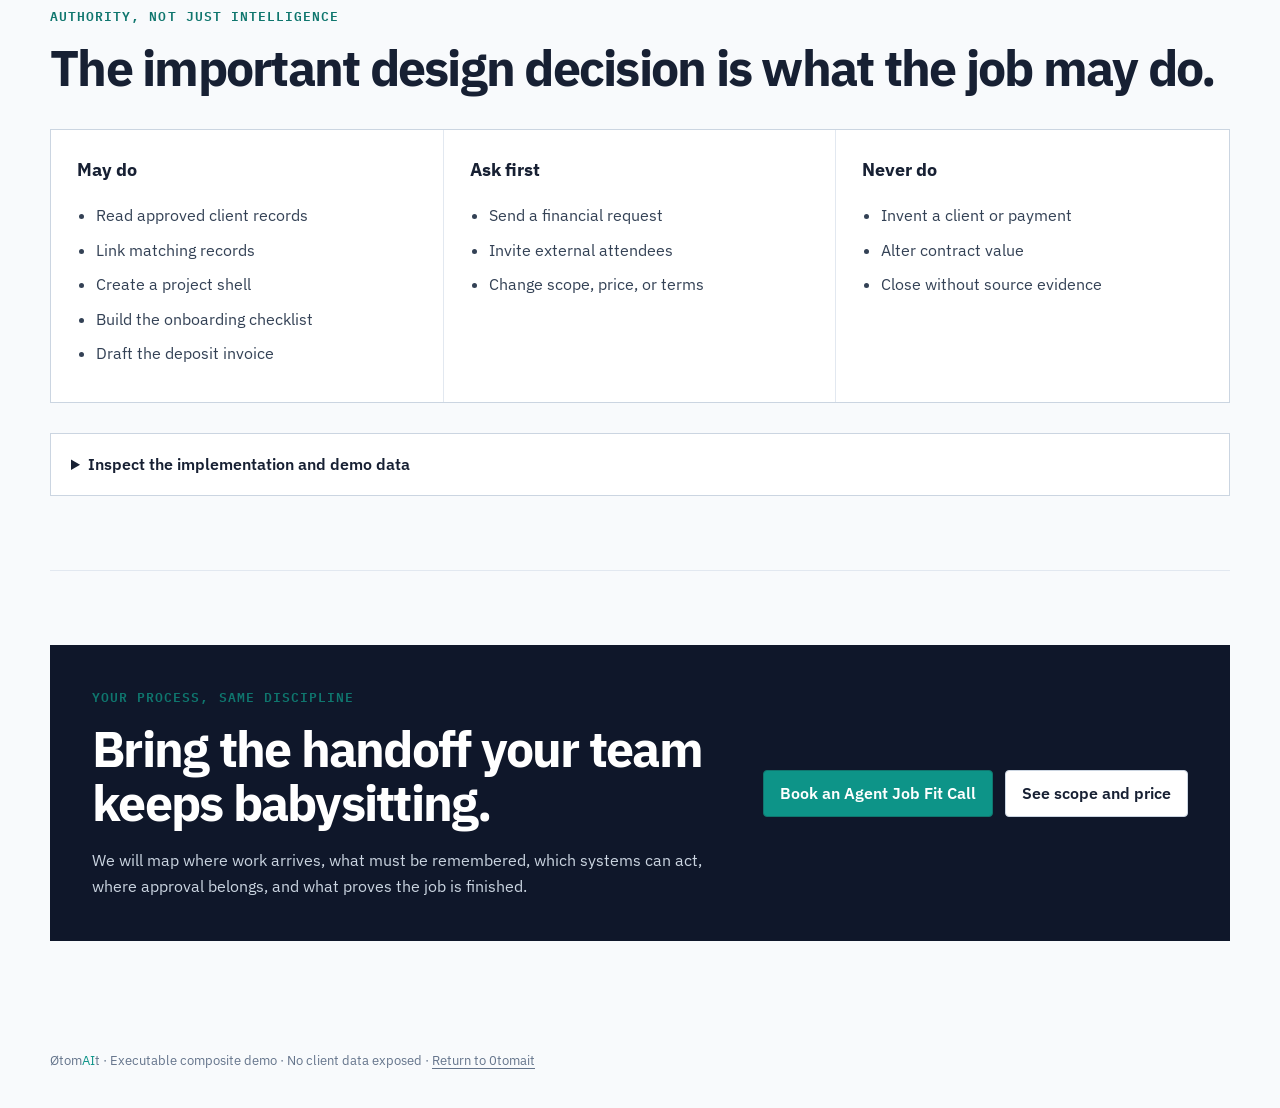
<file: agent-job.html>
<!doctype html>
<html lang="en">
<head>
<meta charset="UTF-8"><meta name="viewport" content="width=device-width,initial-scale=1">
<meta name="description" content="Watch an executable agent job recover a dropped contract handoff across CRM, billing, project setup, and scheduling.">
<title>Contract-to-kickoff agent demo | 0tomait</title>
<link rel="canonical" href="https://0tomait.com/agent-job.html">
<link rel="icon" href="data:image/svg+xml,%3Csvg xmlns='http://www.w3.org/2000/svg' viewBox='0 0 100 100'%3E%3Crect width='100' height='100' rx='20' fill='%231e293b'/%3E%3Ctext x='50' y='72' font-size='64' text-anchor='middle' fill='%230d9488' font-family='Arial,sans-serif' font-weight='bold'%3E%C3%98%3C/text%3E%3C/svg%3E">
<meta property="og:type" content="website"><meta property="og:url" content="https://0tomait.com/agent-job.html">
<meta property="og:title" content="Watch a signed contract become a ready-to-start project">
<meta property="og:description" content="An executable agent job reconciles five systems, pauses for approval, and closes with payment and kickoff receipts.">
<meta property="og:image" content="https://0tomait.com/og-agent-job.png"><meta property="og:image:width" content="1200"><meta property="og:image:height" content="630">
<meta name="twitter:card" content="summary_large_image">
<script type="application/ld+json">{"@context":"https://schema.org","@type":"WebPage","name":"Contract-to-kickoff agent demo","url":"https://0tomait.com/agent-job.html","description":"An executable composite demonstration of a bounded agent job reconciling CRM, contract, billing, delivery, and scheduling.","isPartOf":{"@type":"WebSite","name":"0tomait","url":"https://0tomait.com/"}}</script>
<link rel="preconnect" href="https://fonts.googleapis.com"><link rel="preconnect" href="https://fonts.gstatic.com" crossorigin>
<link href="https://fonts.googleapis.com/css2?family=IBM+Plex+Mono:wght@400;500;600&family=IBM+Plex+Sans:wght@400;500;600;700&display=swap" rel="stylesheet">
<style>
:root{--ink:#172033;--ink2:#334155;--muted:#64748b;--paper:#f8fafc;--white:#fff;--line:#e2e8f0;--line2:#cbd5e1;--accent:#0d9488;--accent2:#0f766e;--terminal:#0f172a;--terminal2:#26344d;--warn:#b45309;--warnsoft:#fffbeb;--ok:#047857;--oksoft:#ecfdf5;--max:1180px}*{box-sizing:border-box}html{scroll-behavior:smooth}body{margin:0;background:var(--paper);color:var(--ink);font:16px/1.6 "IBM Plex Sans",sans-serif}a{color:inherit;text-underline-offset:.22em}button,a{font:inherit}button:focus-visible,a:focus-visible,summary:focus-visible{outline:3px solid var(--accent);outline-offset:3px}.shell{width:min(var(--max),calc(100% - 48px));margin:auto}header{border-bottom:1px solid var(--line)}.bar{min-height:72px;display:flex;align-items:center;justify-content:space-between;gap:20px}.logo{font-size:24px;font-weight:700;letter-spacing:-.08em;text-decoration:none}.logo span{color:var(--accent)}.back{margin-left:14px;color:var(--muted);font:13px "IBM Plex Mono",monospace}.btn{display:inline-flex;align-items:center;justify-content:center;min-height:46px;padding:10px 16px;border:1px solid var(--accent2);border-radius:4px;background:var(--accent);color:white;font-weight:600;text-decoration:none;cursor:pointer}.btn:hover{background:var(--accent2)}.btn.secondary{border-color:var(--line2);background:white;color:var(--ink)}
.hero{display:grid;grid-template-columns:minmax(0,1.15fr) minmax(310px,.55fr);gap:clamp(48px,9vw,110px);align-items:end;padding:clamp(70px,10vw,116px) 0 72px}.kicker,.label,.status,.metric span,.system,.time,.verb,.receipt{font-family:"IBM Plex Mono",monospace}.kicker{color:var(--accent2);font-size:13px;font-weight:600;letter-spacing:.08em;text-transform:uppercase}h1,h2,h3,p{margin-top:0}h1{max-width:820px;margin:18px 0 24px;font-size:clamp(44px,7vw,78px);line-height:1;letter-spacing:-.05em}h2{margin:14px 0 18px;font-size:clamp(32px,4vw,50px);line-height:1.08;letter-spacing:-.035em}.lead{max-width:780px;color:var(--ink2);font-size:20px}.notice{padding:22px;border:1px solid var(--line2);background:white}.notice strong{display:block;margin-bottom:8px}.notice p{margin:0;color:var(--ink2)}
section{padding:74px 0;border-top:1px solid var(--line)}.metrics{display:grid;grid-template-columns:repeat(4,1fr);margin:36px 0;border:1px solid var(--line2);background:white}.metric{padding:22px;border-right:1px solid var(--line)}.metric:last-child{border:0}.metric b{display:block;font-size:34px;line-height:1.1}.metric span{display:block;margin-top:6px;color:var(--muted);font-size:11px;text-transform:uppercase}.case-layout{display:grid;grid-template-columns:minmax(270px,.58fr) minmax(0,1.42fr);gap:34px}.case-card{border:1px solid var(--line2);background:white}.case-head,.console-head{display:flex;align-items:center;justify-content:space-between;gap:15px;padding:14px 16px;border-bottom:1px solid var(--line);background:#f1f5f9;font:12px "IBM Plex Mono",monospace}.case-card dl{margin:0;padding:8px 18px 18px}.case-card dt{margin-top:16px;color:var(--muted);font:11px "IBM Plex Mono",monospace;text-transform:uppercase}.case-card dd{margin:4px 0 0}.before{color:var(--warn)}.after{color:var(--ok)}.console{overflow:hidden;border:1px solid var(--terminal2);background:var(--terminal);color:#e2e8f0}.console .console-head{border-color:var(--terminal2);background:var(--terminal);color:#94a3b8}.complete{color:#5eead4;font-weight:600}.console-log{min-height:516px;margin:0;padding:10px 0;list-style:none;font:13px/1.55 "IBM Plex Mono",monospace}.console-log li{display:grid;grid-template-columns:60px 88px 1fr;gap:12px;padding:10px 18px;border-bottom:1px solid rgba(51,65,85,.52)}.console-log .fresh{animation:show .3s ease both}@keyframes show{from{opacity:0;transform:translateY(5px)}to{opacity:1;transform:none}}.time{color:#64748b}.verb{color:#5eead4}.verb.hold{color:#fbbf24}.detail{color:#e2e8f0}.detail small{display:block;margin-top:3px;color:#94a3b8}.console-actions{display:flex;gap:12px;align-items:center;justify-content:space-between;padding:14px 16px;border-top:1px solid var(--terminal2)}.console-actions p{margin:0;color:#94a3b8;font:11px/1.4 "IBM Plex Mono",monospace}
.ledger{margin-top:36px;border:1px solid var(--line2);background:white}.ledger-row{display:grid;grid-template-columns:minmax(250px,1fr) minmax(270px,1.1fr) 110px;gap:20px;align-items:start;padding:18px 20px;border-bottom:1px solid var(--line)}.ledger-row:last-child{border:0}.ledger-head{background:#f1f5f9;color:var(--muted);font:600 11px "IBM Plex Mono",monospace;text-transform:uppercase}.ledger-row p{margin:0}.status{color:var(--ok);font-size:11px;font-weight:600;text-transform:uppercase}.receipt{color:var(--muted);font-size:12px}
.flow{display:grid;grid-template-columns:repeat(5,1fr);margin-top:34px;border:1px solid var(--line2);background:white}.flow article{position:relative;padding:24px 20px;border-right:1px solid var(--line)}.flow article:last-child{border:0}.flow article:not(:last-child)::after{content:"→";position:absolute;z-index:2;right:-11px;top:24px;width:22px;background:white;text-align:center;color:var(--accent);font-family:"IBM Plex Mono",monospace}.flow b{display:block;margin-bottom:8px}.flow p{margin:0;color:var(--muted);font-size:14px}.policy{display:grid;grid-template-columns:repeat(3,1fr);margin-top:34px;border:1px solid var(--line2);background:white}.policy article{padding:26px;border-right:1px solid var(--line)}.policy article:last-child{border:0}.policy h3{font-size:18px}.policy ul{margin:14px 0 0;padding-left:19px;color:var(--ink2)}.policy li{margin-bottom:9px}.comparison{display:grid;grid-template-columns:1fr 1fr;margin-top:34px;border:1px solid var(--line2);background:white}.comparison article{padding:30px}.comparison article:first-child{border-right:1px solid var(--line)}.comparison p{color:var(--ink2)}.checklist{margin:18px 0 0;padding:0;list-style:none}.checklist li{margin:10px 0;padding-left:25px;position:relative}.checklist li::before{content:"✓";position:absolute;left:0;color:var(--ok);font-weight:700}details{margin-top:30px;border:1px solid var(--line2);background:white}summary{padding:18px 20px;cursor:pointer;font-weight:600}.technical{padding:0 20px 20px;color:var(--ink2)}.technical code{font-family:"IBM Plex Mono",monospace;font-size:13px}.cta{display:grid;grid-template-columns:1fr auto;gap:34px;align-items:center;padding:42px;background:var(--terminal);color:white}.cta p{max-width:680px;margin-bottom:0;color:#cbd5e1}.cta .actions{display:flex;gap:12px;flex-wrap:wrap}footer{padding:36px 0;color:var(--muted);font-size:13px}.error{margin:14px;padding:16px;border-left:3px solid #dc2626;background:#fef2f2;color:#991b1b}
@media(max-width:900px){.hero,.case-layout{grid-template-columns:1fr}.policy,.flow{grid-template-columns:1fr}.policy article,.flow article{border-right:0;border-bottom:1px solid var(--line)}.flow article:not(:last-child)::after{content:"↓";right:24px;top:auto;bottom:-12px}.metrics{grid-template-columns:1fr 1fr}.metric:nth-child(2){border-right:0}.metric:nth-child(-n+2){border-bottom:1px solid var(--line)}.comparison{grid-template-columns:1fr}.comparison article:first-child{border-right:0;border-bottom:1px solid var(--line)}.cta{grid-template-columns:1fr}}@media(max-width:640px){.shell{width:min(100% - 30px,var(--max))}.bar .btn{display:none}.back{display:block;margin:2px 0 0}.metrics{grid-template-columns:1fr}.metric{border-right:0;border-bottom:1px solid var(--line)}.metric:last-child{border-bottom:0}.console-log li{grid-template-columns:48px 72px 1fr;padding-inline:12px}.ledger-row{grid-template-columns:1fr;gap:6px}.ledger-head{display:none}.cta{padding:30px 22px}}
</style>
</head>
<body>
<header><div class="shell bar"><div><a class="logo" href="index.html">Øtom<span>AI</span>t</a><a class="back" href="index.html">← back to the offer</a></div><a class="btn" href="https://calendar.app.google/cmtRRbjmx9MnxDTr9">Bring a Process</a></div></header>
<main class="shell">
<div class="hero"><div><div class="kicker">Executable agent-job demo</div><h1>Watch a signed contract become a ready-to-start project.</h1><p class="lead">A won deal exists in one system. The signed contract exists in another. Billing, delivery, and scheduling are still empty. The agent owns the handoff until every system agrees the work can start.</p></div><aside class="notice"><strong>Composite data, real orchestration</strong><p>This demo uses a fictional business record and deterministic adapters—never a disguised client claim. The runner, policy gates, state transitions, receipts, and completion test are executable and inspectable.</p></aside></div>

<section><div class="kicker">COMPLETED HANDOFF / HANDOFF-1042</div><h2>The outcome leads. The machinery remains inspectable.</h2><p class="lead">Replay the saved execution below. It begins with a dropped post-sale handoff, stops once for owner approval, resumes, and closes only after payment and kickoff evidence arrive.</p><div class="metrics"><div class="metric"><b id="m-gates">…</b><span>approval gate crossed</span></div><div class="metric"><b id="m-systems">…</b><span>systems reconciled</span></div><div class="metric"><b id="m-time">…</b><span>minutes to ready</span></div><div class="metric"><b id="m-open">…</b><span>exceptions remaining</span></div></div>
<div class="case-layout"><aside class="case-card"><div class="case-head"><span>handoff state</span><span>BEFORE → AFTER</span></div><dl><dt>Contract</dt><dd><span class="before">signed but stranded</span> → <span class="after">linked</span></dd><dt>Billing</dt><dd><span class="before">no invoice</span> → <span class="after">deposit paid</span></dd><dt>Delivery</dt><dd><span class="before">no workspace</span> → <span class="after">project + checklist ready</span></dd><dt>Kickoff</dt><dd><span class="before">not scheduled</span> → <span class="after">calendar receipt recorded</span></dd><dt>Final state</dt><dd><strong class="after">READY TO START</strong></dd></dl></aside>
<div class="console"><div class="console-head"><span>contract-to-kickoff / saved execution</span><span class="complete" id="run-status">LOADING</span></div><ol class="console-log" id="console-log" aria-live="polite"></ol><div class="console-actions"><p>Replay animates the saved output from the executable runner.</p><button class="btn" id="replay" type="button">Replay completed job</button></div></div></div>
<div class="ledger" id="ledger"><div class="ledger-row ledger-head"><div>Completion requirement</div><div>Evidence receipt</div><div>Status</div></div></div></section>

<section><div class="kicker">WHY THIS IS AN AGENT JOB</div><h2>The work survives beyond a conversation.</h2><div class="flow"><article><b>1. Trigger</b><p>A signed contract and won deal create a durable work item.</p></article><article><b>2. Reconcile</b><p>The job joins five systems and notices what is missing.</p></article><article><b>3. Act</b><p>It creates bounded delivery artifacts through tools.</p></article><article><b>4. Hold + resume</b><p>Financial and external actions wait for owner approval.</p></article><article><b>5. Verify</b><p>Callbacks and receipts—not confident prose—close the case.</p></article></div>
<div class="comparison"><article><h3>What a free AI conversation can do</h3><p>Explain an onboarding checklist, draft an invoice email, or suggest a Zap—after a person collects the context and remembers to ask.</p></article><article><h3>What the installed job owns</h3><ul class="checklist"><li>Watches for new work without a prompt</li><li>Maintains one case across multiple systems and time</li><li>Uses tools within written authority</li><li>Stops and resumes at approval boundaries</li><li>Verifies the business result before closing</li></ul></article></div></section>

<section><div class="kicker">AUTHORITY, NOT JUST INTELLIGENCE</div><h2>The important design decision is what the job may do.</h2><div class="policy"><article><h3>May do</h3><ul><li>Read approved client records</li><li>Link matching records</li><li>Create a project shell</li><li>Build the onboarding checklist</li><li>Draft the deposit invoice</li></ul></article><article><h3>Ask first</h3><ul><li>Send a financial request</li><li>Invite external attendees</li><li>Change scope, price, or terms</li></ul></article><article><h3>Never do</h3><ul><li>Invent a client or payment</li><li>Alter contract value</li><li>Close without source evidence</li></ul></article></div>
<details><summary>Inspect the implementation and demo data</summary><div class="technical"><p>The demo is intentionally transparent: deterministic composite inputs feed a zero-dependency Node runner, which produces the saved run shown above.</p><p><a href="demo-agent/run.mjs">Runner</a> · <a href="demo-agent/job-contract.json">Job contract</a> · <a href="demo-agent/fixture.json">Composite fixture</a> · <a href="demo-agent/latest.json">Completed output</a></p></div></details></section>

<section><div class="cta"><div><div class="kicker">YOUR PROCESS, SAME DISCIPLINE</div><h2>Bring the handoff your team keeps babysitting.</h2><p>We will map where work arrives, what must be remembered, which systems can act, where approval belongs, and what proves the job is finished.</p></div><div class="actions"><a class="btn" href="https://calendar.app.google/cmtRRbjmx9MnxDTr9">Book an Agent Job Fit Call</a><a class="btn secondary" href="index.html#offer">See scope and price</a></div></div></section>
</main>
<footer><div class="shell">Øtom<span style="color:var(--accent)">AI</span>t · Executable composite demo · No client data exposed · <a href="index.html">Return to 0tomait</a></div></footer>
<script>
const log=document.getElementById('console-log'),ledger=document.getElementById('ledger'),replay=document.getElementById('replay');let report=null;
const esc=v=>String(v??'').replace(/[&<>"']/g,c=>({'&':'&amp;','<':'&lt;','>':'&gt;','"':'&quot;',"'":'&#39;'}[c]));
async function play(){if(!report)return;replay.disabled=true;log.innerHTML='';for(const item of report.timeline){await new Promise(r=>setTimeout(r,220));const li=document.createElement('li');li.className='fresh';const hold=['HOLD','RESUME'].includes(item.verb);li.innerHTML=`<span class="time">${esc(item.at)}</span><span class="verb ${hold?'hold':''}">${esc(item.verb)}</span><span class="detail">${esc(item.detail)}<small>${esc(item.evidence)}</small></span>`;log.appendChild(li)}replay.disabled=false}
function render(r){report=r;document.getElementById('m-gates').textContent=r.summary.approval_gates;document.getElementById('m-systems').textContent=r.summary.systems_reconciled;document.getElementById('m-time').textContent=r.summary.minutes_to_ready;document.getElementById('m-open').textContent=r.summary.exceptions_remaining;document.getElementById('run-status').textContent=r.status.toUpperCase();r.completion_ledger.forEach(item=>{const row=document.createElement('div');row.className='ledger-row';row.innerHTML=`<p><strong>${esc(item.requirement)}</strong></p><p class="receipt">${esc(item.evidence)}</p><span class="status">✓ ${esc(item.status)}</span>`;ledger.appendChild(row)});play()}
fetch('demo-agent/latest.json',{cache:'no-store'}).then(r=>{if(!r.ok)throw new Error(`HTTP ${r.status}`);return r.json()}).then(render).catch(e=>{log.innerHTML=`<li class="error">Could not load the completed run: ${esc(e.message)}</li>`;document.getElementById('run-status').textContent='ERROR'});replay.addEventListener('click',play);
</script>
</body></html>
</file>
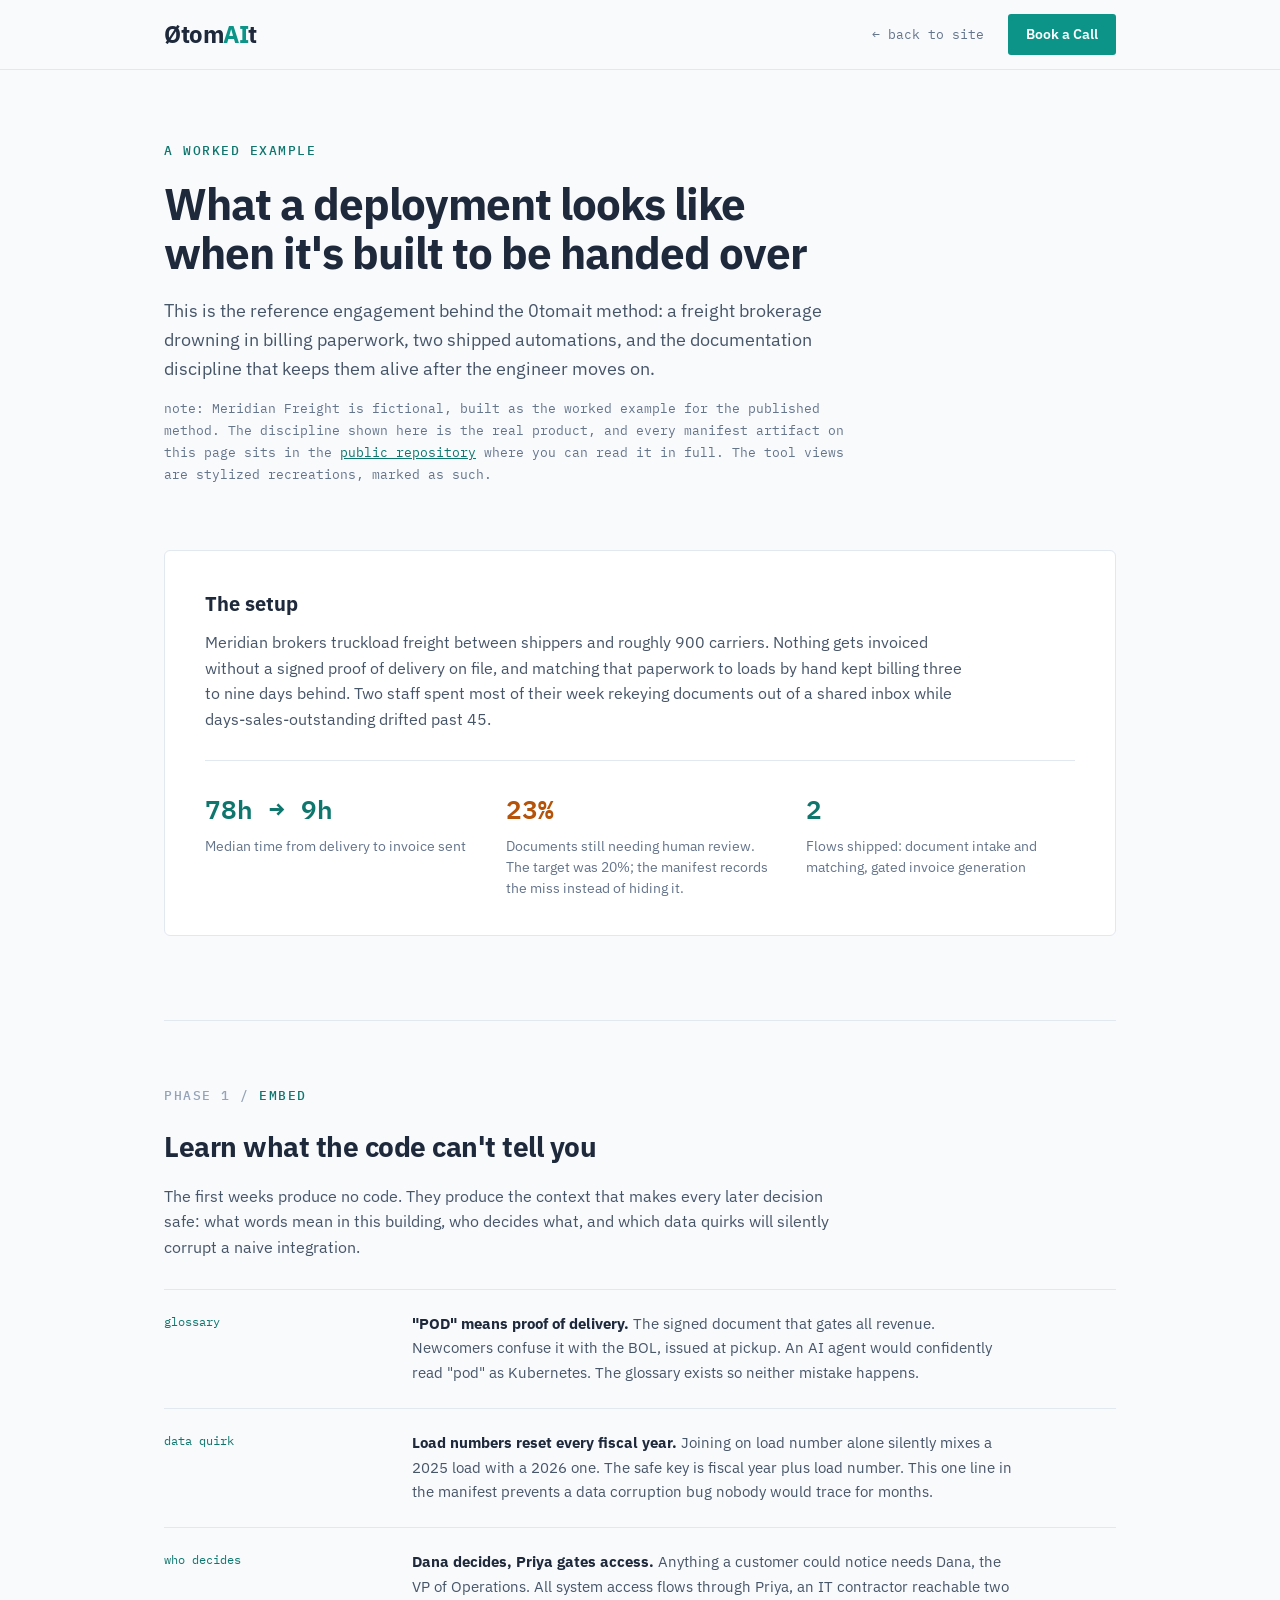
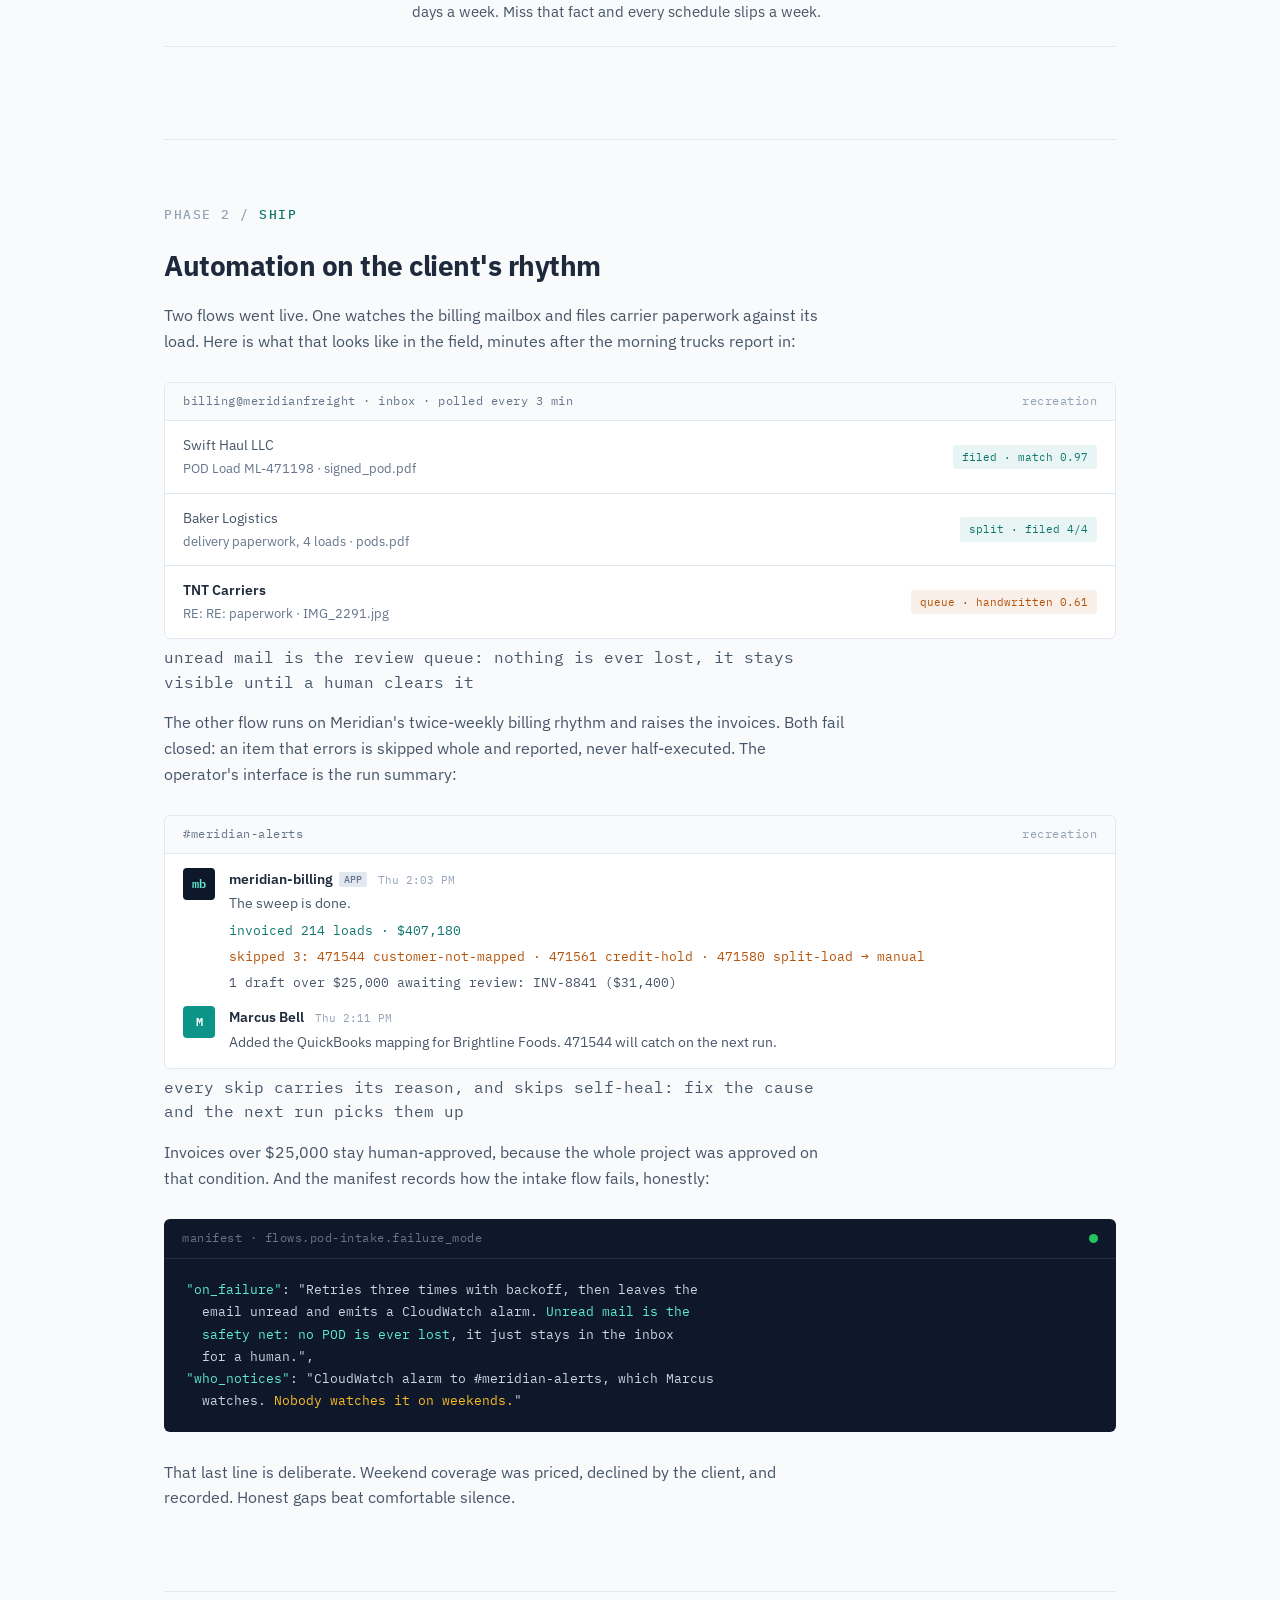
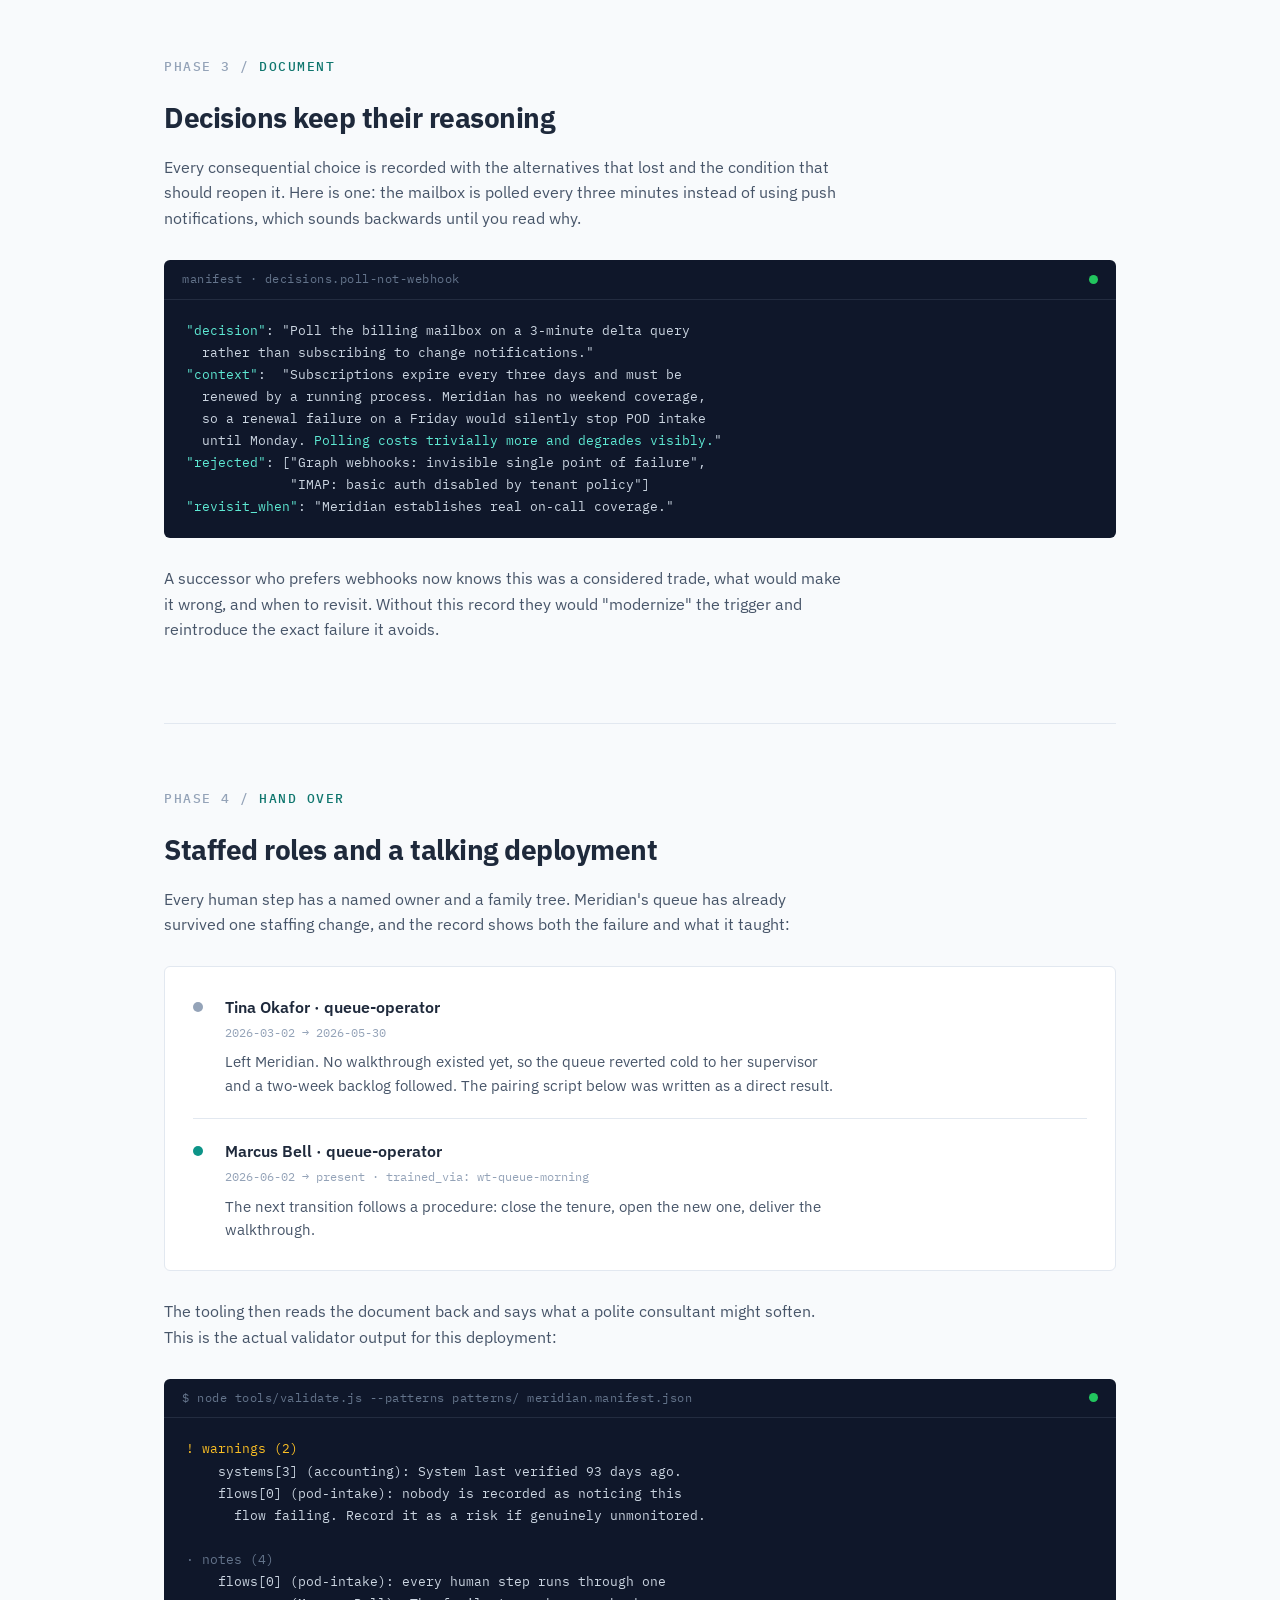
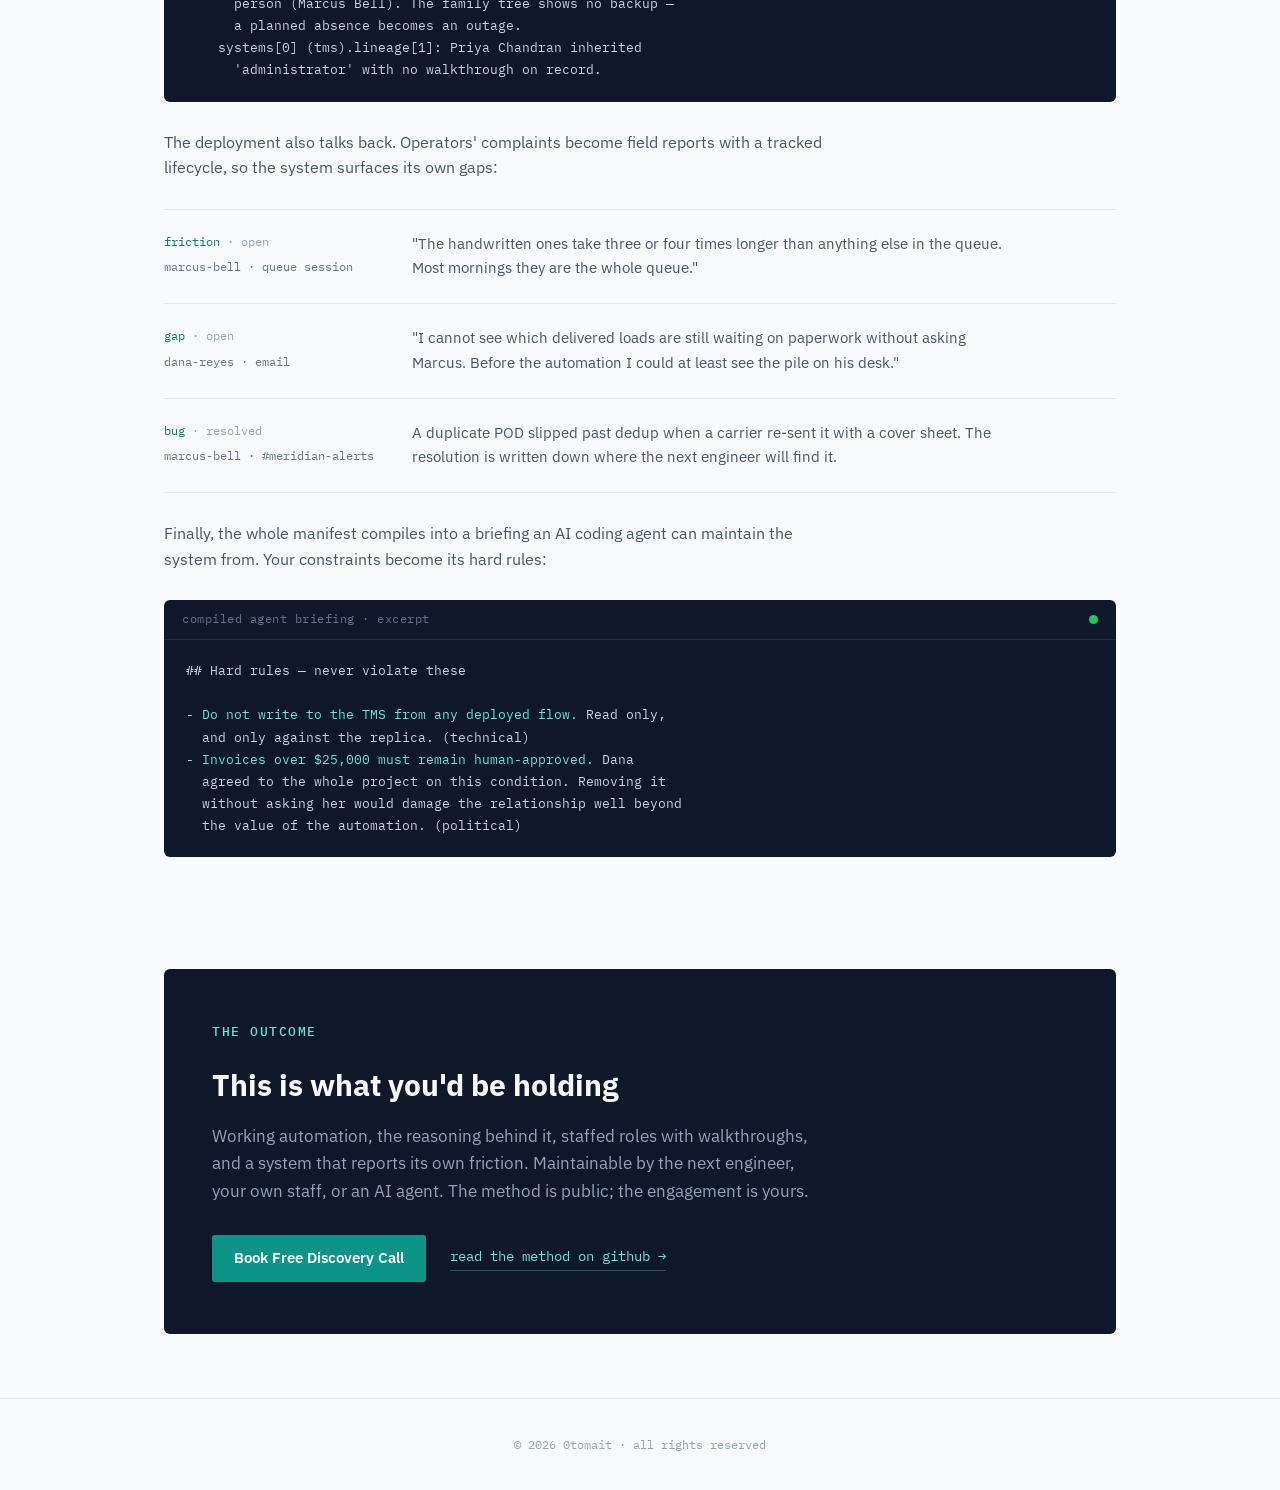
<file: demo.html>
<!doctype html>
<html lang="en">
    <head>
        <meta charset="UTF-8" />
        <meta name="viewport" content="width=device-width, initial-scale=1.0" />
        <title>Walk through a deployment | 0tomait</title>

        <meta
            http-equiv="Content-Security-Policy"
            content="upgrade-insecure-requests"
        />
        <meta
            name="description"
            content="A worked example of forward-deployed AI engineering: a fictional freight brokerage, two shipped flows, and the handover discipline that keeps them alive. Every artifact shown is real and public."
        />
        <link rel="canonical" href="https://0tomait.com/demo.html" />
        <link
            rel="icon"
            href="data:image/svg+xml,%3Csvg xmlns='http://www.w3.org/2000/svg' viewBox='0 0 100 100'%3E%3Crect width='100' height='100' rx='20' fill='%231e293b'/%3E%3Ctext x='50' y='72' font-size='64' text-anchor='middle' fill='%230d9488' font-family='Arial,sans-serif' font-weight='bold'%3E%C3%98%3C/text%3E%3C/svg%3E"
        />

        <meta property="og:type" content="website" />
        <meta property="og:url" content="https://0tomait.com/demo.html" />
        <meta
            property="og:title"
            content="Walk through a deployment | 0tomait"
        />
        <meta
            property="og:description"
            content="A worked example of forward-deployed AI engineering: embed, ship, document, hand over. Every artifact shown is real and public."
        />
        <meta property="og:site_name" content="0tomait" />
        <meta name="twitter:card" content="summary" />

        <link rel="preconnect" href="https://fonts.googleapis.com" />
        <link rel="preconnect" href="https://fonts.gstatic.com" crossorigin />
        <link
            href="https://fonts.googleapis.com/css2?family=IBM+Plex+Sans:wght@400;500;600;700&family=IBM+Plex+Mono:wght@400;500;600&display=swap"
            rel="stylesheet"
        />

        <style>
            * {
                margin: 0;
                padding: 0;
                box-sizing: border-box;
            }

            :root {
                --ink: #1e293b;
                --ink-soft: #475569;
                --ink-faint: #64748b;
                --muted: #94a3b8;
                --paper: #f8fafc;
                --card: #ffffff;
                --line: #e2e8f0;
                --accent: #0d9488;
                --accent-dark: #0f766e;
                --terminal: #0f172a;
                --terminal-ink: #cbd5e1;
                --amber: #b45309;
            }

            html {
                scroll-behavior: smooth;
            }

            @media (prefers-reduced-motion: reduce) {
                html {
                    scroll-behavior: auto;
                }
            }

            body {
                font-family: "IBM Plex Sans", -apple-system, sans-serif;
                background: var(--paper);
                color: var(--ink);
                line-height: 1.65;
                font-size: 16.5px;
            }

            a:focus-visible {
                outline: 2px solid var(--accent);
                outline-offset: 2px;
            }

            nav {
                position: fixed;
                top: 0;
                left: 0;
                right: 0;
                z-index: 100;
                background: rgba(248, 250, 252, 0.92);
                backdrop-filter: blur(8px);
                border-bottom: 1px solid var(--line);
            }

            .nav-inner {
                max-width: 1000px;
                margin: 0 auto;
                padding: 14px 24px;
                display: flex;
                justify-content: space-between;
                align-items: center;
            }

            .logo {
                font-size: 24px;
                font-weight: 700;
                text-decoration: none;
                color: var(--ink);
                letter-spacing: -0.5px;
            }

            .logo .ai {
                color: var(--accent);
            }

            .nav-actions {
                display: flex;
                gap: 24px;
                align-items: center;
            }

            .nav-actions > a:first-child {
                font-family: "IBM Plex Mono", ui-monospace, monospace;
                font-size: 13px;
                text-decoration: none;
                color: var(--ink-faint);
            }

            .nav-actions > a:first-child:hover {
                color: var(--ink);
            }

            .btn {
                display: inline-block;
                background: var(--accent);
                color: #fff;
                padding: 9px 18px;
                border-radius: 3px;
                text-decoration: none;
                font-weight: 600;
                font-size: 14px;
            }

            .btn:hover {
                background: var(--accent-dark);
            }

            .textlink {
                font-family: "IBM Plex Mono", ui-monospace, monospace;
                font-size: 14px;
                color: var(--accent-dark);
                text-decoration: none;
                border-bottom: 1px solid var(--line);
                padding-bottom: 2px;
            }

            .textlink:hover {
                border-color: var(--accent);
            }

            main {
                max-width: 1000px;
                margin: 0 auto;
                padding: 140px 24px 64px;
            }

            .kicker {
                font-family: "IBM Plex Mono", ui-monospace, monospace;
                font-size: 12.5px;
                font-weight: 500;
                letter-spacing: 1.5px;
                color: var(--accent-dark);
                margin-bottom: 18px;
            }

            .kicker .idx {
                color: var(--muted);
            }

            h1 {
                font-size: clamp(30px, 4.2vw, 44px);
                font-weight: 700;
                line-height: 1.12;
                letter-spacing: -1px;
                margin-bottom: 20px;
                max-width: 760px;
                text-wrap: balance;
            }

            .lede {
                font-size: 17.5px;
                color: var(--ink-soft);
                max-width: 700px;
                margin-bottom: 14px;
            }

            .fictional-note {
                font-family: "IBM Plex Mono", ui-monospace, monospace;
                font-size: 13px;
                color: var(--ink-faint);
                max-width: 700px;
                margin-bottom: 64px;
                line-height: 1.7;
            }

            .fictional-note a {
                color: var(--accent-dark);
            }

            /* Setup block */
            .setup {
                border: 1px solid var(--line);
                background: var(--card);
                border-radius: 6px;
                padding: 36px 40px;
                margin-bottom: 84px;
            }

            .setup h2 {
                font-size: 20px;
                font-weight: 700;
                margin-bottom: 10px;
            }

            .setup > p {
                color: var(--ink-soft);
                max-width: 760px;
                font-size: 15.5px;
            }

            .metric-row {
                display: grid;
                grid-template-columns: repeat(3, 1fr);
                gap: 32px;
                margin-top: 28px;
                padding-top: 26px;
                border-top: 1px solid var(--line);
            }

            .metric-row .num {
                font-family: "IBM Plex Mono", ui-monospace, monospace;
                font-size: 26px;
                font-weight: 600;
                color: var(--accent-dark);
                font-variant-numeric: tabular-nums;
            }

            .metric-row .num.miss {
                color: var(--amber);
            }

            .metric-row .lbl {
                font-size: 13.5px;
                color: var(--ink-faint);
                margin-top: 6px;
                line-height: 1.55;
            }

            /* Phases */
            .phase {
                border-top: 1px solid var(--line);
                padding: 64px 0;
            }

            .phase h2 {
                font-size: clamp(22px, 3vw, 28px);
                font-weight: 700;
                letter-spacing: -0.5px;
                margin-bottom: 14px;
                max-width: 640px;
                text-wrap: balance;
            }

            .phase > p {
                color: var(--ink-soft);
                max-width: 680px;
                margin-bottom: 16px;
                font-size: 15.5px;
            }

            .phase strong {
                color: var(--ink);
            }

            /* Panels */
            .panel {
                background: var(--terminal);
                border-radius: 6px;
                overflow: hidden;
                margin: 28px 0;
            }

            .panel-bar {
                display: flex;
                justify-content: space-between;
                align-items: center;
                padding: 10px 18px;
                border-bottom: 1px solid rgba(148, 163, 184, 0.15);
            }

            .panel-bar span {
                font-family: "IBM Plex Mono", ui-monospace, monospace;
                font-size: 11.5px;
                letter-spacing: 0.5px;
                color: #64748b;
            }

            .panel-bar .dot {
                width: 9px;
                height: 9px;
                border-radius: 50%;
                background: #22c55e;
            }

            .panel pre {
                padding: 20px 22px;
                font-family: "IBM Plex Mono", ui-monospace, monospace;
                font-size: 13px;
                line-height: 1.7;
                color: var(--terminal-ink);
                overflow-x: auto;
            }

            .panel .k {
                color: #5eead4;
            }

            .panel .w {
                color: #fbbf24;
            }

            .panel .c {
                color: #64748b;
            }

            /* Field shots: stylized recreations of the tools in use */
            .shot {
                background: var(--card);
                border: 1px solid var(--line);
                border-radius: 6px;
                overflow: hidden;
                margin: 28px 0 6px;
            }

            .shot-bar {
                display: flex;
                justify-content: space-between;
                align-items: center;
                padding: 9px 18px;
                border-bottom: 1px solid var(--line);
                background: var(--paper);
            }

            .shot-bar span {
                font-family: "IBM Plex Mono", ui-monospace, monospace;
                font-size: 11.5px;
                letter-spacing: 0.5px;
                color: var(--ink-faint);
            }

            .shot-bar span:last-child {
                color: var(--muted);
            }

            .shot-caption {
                font-family: "IBM Plex Mono", ui-monospace, monospace;
                font-size: 12px;
                color: var(--ink-faint);
                margin: 0 0 28px;
                line-height: 1.6;
            }

            .msg {
                display: grid;
                grid-template-columns: 34px 1fr;
                gap: 12px;
                padding: 14px 18px;
            }

            .msg + .msg {
                padding-top: 0;
            }

            .avatar {
                width: 32px;
                height: 32px;
                border-radius: 4px;
                background: var(--terminal);
                color: #5eead4;
                font-family: "IBM Plex Mono", ui-monospace, monospace;
                font-size: 12px;
                font-weight: 600;
                display: flex;
                align-items: center;
                justify-content: center;
            }

            .avatar.human {
                background: var(--accent);
                color: #fff;
            }

            .msg-head {
                font-size: 13.5px;
                font-weight: 600;
            }

            .msg-head .app {
                font-family: "IBM Plex Mono", ui-monospace, monospace;
                font-size: 9.5px;
                font-weight: 500;
                background: var(--line);
                color: var(--ink-faint);
                padding: 1px 5px;
                border-radius: 2px;
                margin-left: 6px;
                vertical-align: 1px;
            }

            .msg-head time {
                font-family: "IBM Plex Mono", ui-monospace, monospace;
                font-size: 11px;
                color: var(--muted);
                font-weight: 400;
                margin-left: 8px;
            }

            .msg-body {
                font-size: 14px;
                color: var(--ink-soft);
                margin-top: 2px;
            }

            .msg-body .line {
                font-family: "IBM Plex Mono", ui-monospace, monospace;
                font-size: 12.5px;
                display: block;
                margin-top: 5px;
            }

            .msg-body .skip {
                color: var(--amber);
            }

            .msg-body .okv {
                color: var(--accent-dark);
            }

            .mrow {
                display: grid;
                grid-template-columns: 1fr auto;
                gap: 16px;
                padding: 13px 18px;
                border-bottom: 1px solid var(--line);
                align-items: center;
            }

            .mrow:last-child {
                border-bottom: none;
            }

            .mrow .from {
                font-size: 14px;
                font-weight: 600;
            }

            .mrow.read .from {
                font-weight: 400;
                color: var(--ink-soft);
            }

            .mrow .subj {
                font-size: 13px;
                color: var(--ink-faint);
                margin-top: 1px;
            }

            .chip {
                font-family: "IBM Plex Mono", ui-monospace, monospace;
                font-size: 11px;
                padding: 3px 9px;
                border-radius: 3px;
                white-space: nowrap;
            }

            .chip.filed {
                background: rgba(13, 148, 136, 0.09);
                color: var(--accent-dark);
            }

            .chip.review {
                background: rgba(180, 83, 9, 0.09);
                color: var(--amber);
            }

            /* Field rows */
            .rows {
                border-top: 1px solid var(--line);
                margin: 28px 0;
            }

            .frow {
                display: grid;
                grid-template-columns: 220px 1fr;
                gap: 28px;
                padding: 22px 0;
                border-bottom: 1px solid var(--line);
            }

            .frow .tag {
                font-family: "IBM Plex Mono", ui-monospace, monospace;
                font-size: 12px;
                color: var(--accent-dark);
            }

            .frow .tag .st {
                color: var(--muted);
            }

            .frow .tag .who {
                display: block;
                color: var(--ink-faint);
                margin-top: 6px;
            }

            .frow p {
                color: var(--ink-soft);
                font-size: 15px;
                max-width: 600px;
            }

            /* Family tree */
            .tree {
                border: 1px solid var(--line);
                background: var(--card);
                border-radius: 6px;
                padding: 8px 28px;
                margin: 28px 0;
            }

            .tenure {
                display: grid;
                grid-template-columns: 16px 1fr;
                gap: 16px;
                padding: 20px 0;
                border-bottom: 1px solid var(--line);
            }

            .tenure:last-child {
                border-bottom: none;
            }

            .tenure-dot {
                width: 10px;
                height: 10px;
                border-radius: 50%;
                background: var(--accent);
                margin-top: 7px;
            }

            .tenure-dot.closed {
                background: var(--muted);
            }

            .tenure h4 {
                font-size: 15.5px;
                font-weight: 600;
            }

            .tenure .dates {
                font-family: "IBM Plex Mono", ui-monospace, monospace;
                font-size: 12px;
                color: var(--muted);
                margin-top: 2px;
            }

            .tenure p {
                font-size: 14.5px;
                color: var(--ink-soft);
                margin-top: 8px;
                max-width: 620px;
            }

            /* Closing */
            .closing {
                background: var(--terminal);
                border-radius: 6px;
                padding: 52px 48px;
                color: #e2e8f0;
                margin-top: 20px;
            }

            .closing .kicker {
                color: #5eead4;
            }

            .closing h2 {
                font-size: clamp(24px, 3vw, 30px);
                font-weight: 700;
                color: #f8fafc;
                margin-bottom: 14px;
                max-width: 540px;
            }

            .closing p {
                color: #94a3b8;
                max-width: 600px;
                margin-bottom: 30px;
            }

            .closing .actions {
                display: flex;
                gap: 24px;
                align-items: center;
                flex-wrap: wrap;
            }

            .closing .btn {
                font-size: 15px;
                padding: 11px 22px;
            }

            .closing .textlink {
                color: #5eead4;
                border-color: rgba(94, 234, 212, 0.3);
            }

            footer {
                border-top: 1px solid var(--line);
                text-align: center;
                padding: 36px 24px;
            }

            footer p {
                font-family: "IBM Plex Mono", ui-monospace, monospace;
                font-size: 12px;
                color: var(--muted);
            }

            @media (max-width: 720px) {
                .metric-row {
                    grid-template-columns: 1fr;
                }
                .frow {
                    grid-template-columns: 1fr;
                    gap: 8px;
                }
                .setup {
                    padding: 26px 22px;
                }
                .closing {
                    padding: 36px 26px;
                }
            }
        </style>
    </head>
    <body>
        <nav>
            <div class="nav-inner">
                <a href="index.html" class="logo">
                    Øtom<span class="ai">AI</span>t
                </a>
                <div class="nav-actions">
                    <a href="index.html">&larr; back to site</a>
                    <a
                        href="https://calendar.app.google/cmtRRbjmx9MnxDTr9"
                        class="btn"
                        >Book a Call</a
                    >
                </div>
            </div>
        </nav>

        <main>
            <div class="kicker">A WORKED EXAMPLE</div>
            <h1>What a deployment looks like when it's built to be handed over</h1>
            <p class="lede">
                This is the reference engagement behind the 0tomait method: a
                freight brokerage drowning in billing paperwork, two shipped
                automations, and the documentation discipline that keeps them
                alive after the engineer moves on.
            </p>
            <p class="fictional-note">
                note: Meridian Freight is fictional, built as the worked
                example for the published method. The discipline shown here is
                the real product, and every manifest artifact on this page sits
                in the
                <a href="https://github.com/Vishai/0tomait/tree/main/fde-hub"
                    >public repository</a
                >
                where you can read it in full. The tool views are stylized
                recreations, marked as such.
            </p>

            <div class="setup">
                <h2>The setup</h2>
                <p>
                    Meridian brokers truckload freight between shippers and
                    roughly 900 carriers. Nothing gets invoiced without a
                    signed proof of delivery on file, and matching that
                    paperwork to loads by hand kept billing three to nine days
                    behind. Two staff spent most of their week rekeying
                    documents out of a shared inbox while days-sales-outstanding
                    drifted past 45.
                </p>
                <div class="metric-row">
                    <div>
                        <div class="num">78h &rarr; 9h</div>
                        <div class="lbl">
                            Median time from delivery to invoice sent
                        </div>
                    </div>
                    <div>
                        <div class="num miss">23%</div>
                        <div class="lbl">
                            Documents still needing human review. The target
                            was 20%; the manifest records the miss instead of
                            hiding it.
                        </div>
                    </div>
                    <div>
                        <div class="num">2</div>
                        <div class="lbl">
                            Flows shipped: document intake and matching, gated
                            invoice generation
                        </div>
                    </div>
                </div>
            </div>

            <!-- Phase 1 -->
            <div class="phase">
                <div class="kicker"><span class="idx">PHASE 1 /</span> EMBED</div>
                <h2>Learn what the code can't tell you</h2>
                <p>
                    The first weeks produce no code. They produce the context
                    that makes every later decision safe: what words mean in
                    this building, who decides what, and which data quirks will
                    silently corrupt a naive integration.
                </p>
                <div class="rows">
                    <div class="frow">
                        <div class="tag">glossary</div>
                        <p>
                            <strong>"POD" means proof of delivery.</strong> The
                            signed document that gates all revenue. Newcomers
                            confuse it with the BOL, issued at pickup. An AI
                            agent would confidently read "pod" as Kubernetes.
                            The glossary exists so neither mistake happens.
                        </p>
                    </div>
                    <div class="frow">
                        <div class="tag">data quirk</div>
                        <p>
                            <strong
                                >Load numbers reset every fiscal year.</strong
                            >
                            Joining on load number alone silently mixes a 2025
                            load with a 2026 one. The safe key is fiscal year
                            plus load number. This one line in the manifest
                            prevents a data corruption bug nobody would trace
                            for months.
                        </p>
                    </div>
                    <div class="frow">
                        <div class="tag">who decides</div>
                        <p>
                            <strong>Dana decides, Priya gates access.</strong>
                            Anything a customer could notice needs Dana, the VP
                            of Operations. All system access flows through
                            Priya, an IT contractor reachable two days a week.
                            Miss that fact and every schedule slips a week.
                        </p>
                    </div>
                </div>
            </div>

            <!-- Phase 2 -->
            <div class="phase">
                <div class="kicker"><span class="idx">PHASE 2 /</span> SHIP</div>
                <h2>Automation on the client's rhythm</h2>
                <p>
                    Two flows went live. One watches the billing mailbox and
                    files carrier paperwork against its load. Here is what that
                    looks like in the field, minutes after the morning trucks
                    report in:
                </p>
                <div class="shot">
                    <div class="shot-bar">
                        <span>billing@meridianfreight &middot; inbox &middot; polled every 3 min</span>
                        <span>recreation</span>
                    </div>
                    <div class="mrow read">
                        <div>
                            <div class="from">Swift Haul LLC</div>
                            <div class="subj">
                                POD Load ML-471198 &middot; signed_pod.pdf
                            </div>
                        </div>
                        <span class="chip filed">filed &middot; match 0.97</span>
                    </div>
                    <div class="mrow read">
                        <div>
                            <div class="from">Baker Logistics</div>
                            <div class="subj">
                                delivery paperwork, 4 loads &middot; pods.pdf
                            </div>
                        </div>
                        <span class="chip filed">split &middot; filed 4/4</span>
                    </div>
                    <div class="mrow">
                        <div>
                            <div class="from">TNT Carriers</div>
                            <div class="subj">
                                RE: RE: paperwork &middot; IMG_2291.jpg
                            </div>
                        </div>
                        <span class="chip review">queue &middot; handwritten 0.61</span>
                    </div>
                </div>
                <p class="shot-caption">
                    unread mail is the review queue: nothing is ever lost, it
                    stays visible until a human clears it
                </p>
                <p>
                    The other flow runs on Meridian's twice-weekly billing
                    rhythm and raises the invoices. Both fail closed: an item
                    that errors is skipped whole and reported, never
                    half-executed. The operator's interface is the run summary:
                </p>
                <div class="shot">
                    <div class="shot-bar">
                        <span>#meridian-alerts</span>
                        <span>recreation</span>
                    </div>
                    <div class="msg">
                        <div class="avatar">mb</div>
                        <div>
                            <div class="msg-head">
                                meridian-billing<span class="app">APP</span>
                                <time>Thu 2:03 PM</time>
                            </div>
                            <div class="msg-body">
                                The sweep is done.
                                <span class="line okv"
                                    >invoiced 214 loads &middot; $407,180</span
                                >
                                <span class="line skip"
                                    >skipped 3: 471544 customer-not-mapped
                                    &middot; 471561 credit-hold &middot; 471580
                                    split-load &rarr; manual</span
                                >
                                <span class="line"
                                    >1 draft over $25,000 awaiting review:
                                    INV-8841 ($31,400)</span
                                >
                            </div>
                        </div>
                    </div>
                    <div class="msg">
                        <div class="avatar human">M</div>
                        <div>
                            <div class="msg-head">
                                Marcus Bell <time>Thu 2:11 PM</time>
                            </div>
                            <div class="msg-body">
                                Added the QuickBooks mapping for Brightline
                                Foods. 471544 will catch on the next run.
                            </div>
                        </div>
                    </div>
                </div>
                <p class="shot-caption">
                    every skip carries its reason, and skips self-heal: fix the
                    cause and the next run picks them up
                </p>
                <p>
                    Invoices over $25,000 stay human-approved, because the
                    whole project was approved on that condition. And the
                    manifest records how the intake flow fails, honestly:
                </p>
                <div class="panel">
                    <div class="panel-bar">
                        <span>manifest &middot; flows.pod-intake.failure_mode</span>
                        <span class="dot"></span>
                    </div>
                    <pre>
<span class="k">"on_failure"</span>: "Retries three times with backoff, then leaves the
  email unread and emits a CloudWatch alarm. <span class="k">Unread mail is the
  safety net: no POD is ever lost</span>, it just stays in the inbox
  for a human.",
<span class="k">"who_notices"</span>: "CloudWatch alarm to #meridian-alerts, which Marcus
  watches. <span class="w">Nobody watches it on weekends.</span>"</pre>
                </div>
                <p>
                    That last line is deliberate. Weekend coverage was priced,
                    declined by the client, and recorded. Honest gaps beat
                    comfortable silence.
                </p>
            </div>

            <!-- Phase 3 -->
            <div class="phase">
                <div class="kicker">
                    <span class="idx">PHASE 3 /</span> DOCUMENT
                </div>
                <h2>Decisions keep their reasoning</h2>
                <p>
                    Every consequential choice is recorded with the
                    alternatives that lost and the condition that should reopen
                    it. Here is one: the mailbox is polled every three minutes
                    instead of using push notifications, which sounds backwards
                    until you read why.
                </p>
                <div class="panel">
                    <div class="panel-bar">
                        <span>manifest &middot; decisions.poll-not-webhook</span>
                        <span class="dot"></span>
                    </div>
                    <pre>
<span class="k">"decision"</span>: "Poll the billing mailbox on a 3-minute delta query
  rather than subscribing to change notifications."
<span class="k">"context"</span>:  "Subscriptions expire every three days and must be
  renewed by a running process. Meridian has no weekend coverage,
  so a renewal failure on a Friday would silently stop POD intake
  until Monday. <span class="k">Polling costs trivially more and degrades visibly.</span>"
<span class="k">"rejected"</span>: ["Graph webhooks: invisible single point of failure",
             "IMAP: basic auth disabled by tenant policy"]
<span class="k">"revisit_when"</span>: "Meridian establishes real on-call coverage."</pre>
                </div>
                <p>
                    A successor who prefers webhooks now knows this was a
                    considered trade, what would make it wrong, and when to
                    revisit. Without this record they would "modernize" the
                    trigger and reintroduce the exact failure it avoids.
                </p>
            </div>

            <!-- Phase 4 -->
            <div class="phase">
                <div class="kicker">
                    <span class="idx">PHASE 4 /</span> HAND OVER
                </div>
                <h2>Staffed roles and a talking deployment</h2>
                <p>
                    Every human step has a named owner and a family tree.
                    Meridian's queue has already survived one staffing change,
                    and the record shows both the failure and what it taught:
                </p>
                <div class="tree">
                    <div class="tenure">
                        <div class="tenure-dot closed"></div>
                        <div>
                            <h4>Tina Okafor &middot; queue-operator</h4>
                            <div class="dates">2026-03-02 &rarr; 2026-05-30</div>
                            <p>
                                Left Meridian. No walkthrough existed yet, so
                                the queue reverted cold to her supervisor and a
                                two-week backlog followed. The pairing script
                                below was written as a direct result.
                            </p>
                        </div>
                    </div>
                    <div class="tenure">
                        <div class="tenure-dot"></div>
                        <div>
                            <h4>Marcus Bell &middot; queue-operator</h4>
                            <div class="dates">
                                2026-06-02 &rarr; present &middot; trained_via:
                                wt-queue-morning
                            </div>
                            <p>
                                The next transition follows a procedure: close
                                the tenure, open the new one, deliver the
                                walkthrough.
                            </p>
                        </div>
                    </div>
                </div>
                <p>
                    The tooling then reads the document back and says what a
                    polite consultant might soften. This is the actual
                    validator output for this deployment:
                </p>
                <div class="panel">
                    <div class="panel-bar">
                        <span
                            >$ node tools/validate.js --patterns patterns/
                            meridian.manifest.json</span
                        >
                        <span class="dot"></span>
                    </div>
                    <pre>
<span class="w">! warnings (2)</span>
    systems[3] (accounting): System last verified 93 days ago.
    flows[0] (pod-intake): nobody is recorded as noticing this
      flow failing. Record it as a risk if genuinely unmonitored.

<span class="c">&middot; notes (4)</span>
    flows[0] (pod-intake): every human step runs through one
      person (Marcus Bell). The family tree shows no backup —
      a planned absence becomes an outage.
    systems[0] (tms).lineage[1]: Priya Chandran inherited
      'administrator' with no walkthrough on record.</pre>
                </div>
                <p>
                    The deployment also talks back. Operators' complaints
                    become field reports with a tracked lifecycle, so the
                    system surfaces its own gaps:
                </p>
                <div class="rows">
                    <div class="frow">
                        <div class="tag">
                            friction <span class="st">&middot; open</span>
                            <span class="who">marcus-bell &middot; queue session</span>
                        </div>
                        <p>
                            "The handwritten ones take three or four times
                            longer than anything else in the queue. Most
                            mornings they are the whole queue."
                        </p>
                    </div>
                    <div class="frow">
                        <div class="tag">
                            gap <span class="st">&middot; open</span>
                            <span class="who">dana-reyes &middot; email</span>
                        </div>
                        <p>
                            "I cannot see which delivered loads are still
                            waiting on paperwork without asking Marcus. Before
                            the automation I could at least see the pile on his
                            desk."
                        </p>
                    </div>
                    <div class="frow">
                        <div class="tag">
                            bug <span class="st">&middot; resolved</span>
                            <span class="who">marcus-bell &middot; #meridian-alerts</span>
                        </div>
                        <p>
                            A duplicate POD slipped past dedup when a carrier
                            re-sent it with a cover sheet. The resolution is
                            written down where the next engineer will find it.
                        </p>
                    </div>
                </div>
                <p>
                    Finally, the whole manifest compiles into a briefing an AI
                    coding agent can maintain the system from. Your constraints
                    become its hard rules:
                </p>
                <div class="panel">
                    <div class="panel-bar">
                        <span>compiled agent briefing &middot; excerpt</span>
                        <span class="dot"></span>
                    </div>
                    <pre>
## Hard rules — never violate these

- <span class="k">Do not write to the TMS from any deployed flow.</span> Read only,
  and only against the replica. (technical)
- <span class="k">Invoices over $25,000 must remain human-approved.</span> Dana
  agreed to the whole project on this condition. Removing it
  without asking her would damage the relationship well beyond
  the value of the automation. (political)</pre>
                </div>
            </div>

            <div class="closing">
                <div class="kicker">THE OUTCOME</div>
                <h2>This is what you'd be holding</h2>
                <p>
                    Working automation, the reasoning behind it, staffed roles
                    with walkthroughs, and a system that reports its own
                    friction. Maintainable by the next engineer, your own
                    staff, or an AI agent. The method is public; the engagement
                    is yours.
                </p>
                <div class="actions">
                    <a
                        href="https://calendar.app.google/cmtRRbjmx9MnxDTr9"
                        class="btn"
                        >Book Free Discovery Call</a
                    >
                    <a
                        href="https://github.com/Vishai/0tomait/tree/main/fde-hub"
                        class="textlink"
                        >read the method on github &rarr;</a
                    >
                </div>
            </div>
        </main>

        <footer>
            <p>&copy; 2026 0tomait &middot; all rights reserved</p>
        </footer>
    </body>
</html>
</file>
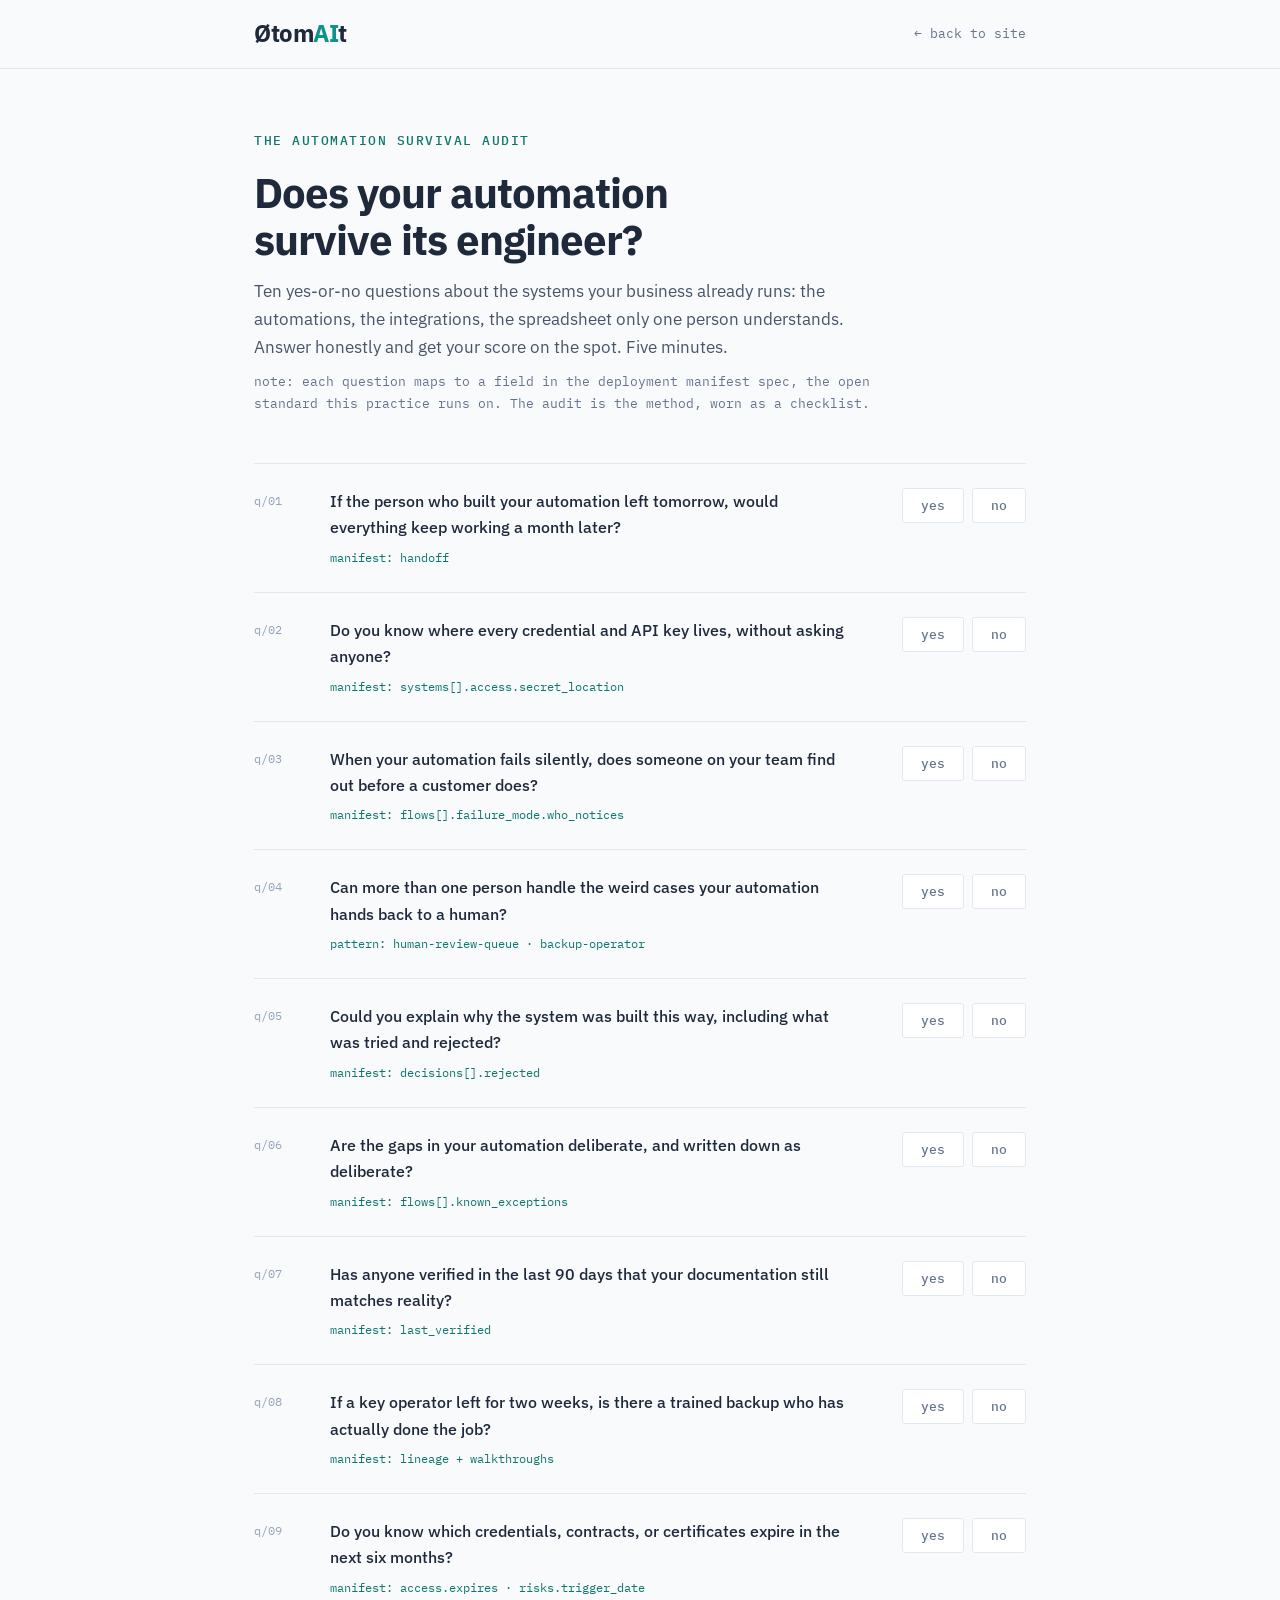
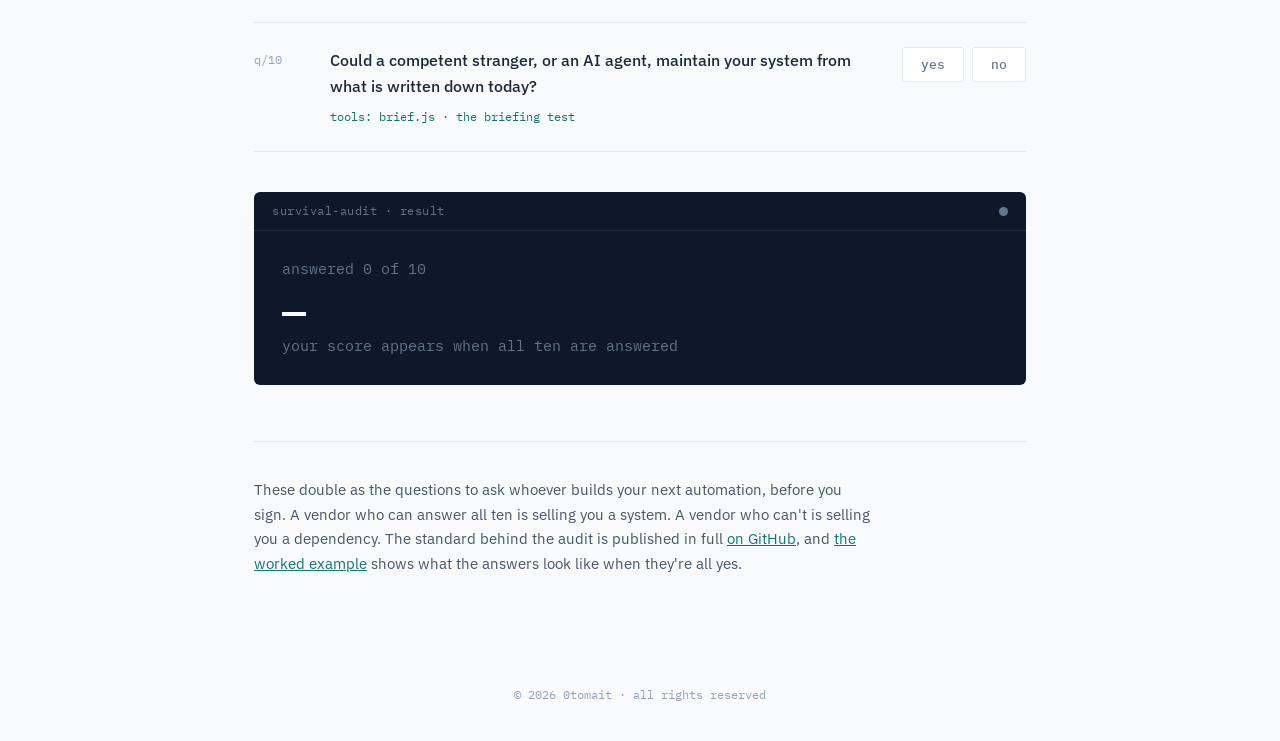
<file: win.html>
<!doctype html>
<html lang="en">
    <head>
        <meta charset="UTF-8" />
        <meta name="viewport" content="width=device-width, initial-scale=1.0" />
        <title>Does Your Automation Survive Its Engineer? | 0tomait</title>
        <meta
            name="description"
            content="The Automation Survival Audit: ten yes-or-no questions that tell you whether the systems your business runs on would survive losing the person who built them. Five minutes, scored on the spot."
        />
        <link rel="canonical" href="https://0tomait.com/win.html" />
        <link
            rel="icon"
            href="data:image/svg+xml,%3Csvg xmlns='http://www.w3.org/2000/svg' viewBox='0 0 100 100'%3E%3Crect width='100' height='100' rx='20' fill='%231e293b'/%3E%3Ctext x='50' y='72' font-size='64' text-anchor='middle' fill='%230d9488' font-family='Arial,sans-serif' font-weight='bold'%3E%C3%98%3C/text%3E%3C/svg%3E"
        />

        <meta property="og:type" content="website" />
        <meta property="og:url" content="https://0tomait.com/win.html" />
        <meta
            property="og:title"
            content="Does Your Automation Survive Its Engineer? | 0tomait"
        />
        <meta
            property="og:description"
            content="Ten yes-or-no questions that tell you whether the systems your business runs on would survive losing the person who built them. Five minutes, scored on the spot."
        />
        <meta property="og:site_name" content="0tomait" />
        <meta property="og:image" content="https://0tomait.com/og-survival-audit.png" />
        <meta property="og:image:width" content="1200" />
        <meta property="og:image:height" content="630" />
        <meta name="twitter:card" content="summary_large_image" />
        <script type="application/ld+json">{"@context":"https://schema.org","@type":"WebApplication","name":"Automation Survival Audit","url":"https://0tomait.com/win.html","applicationCategory":"BusinessApplication","operatingSystem":"Web","offers":{"@type":"Offer","price":"0","priceCurrency":"USD"},"description":"A free ten-question diagnostic for automation ownership, recovery, documentation, and handover."}</script>

        <link rel="preconnect" href="https://fonts.googleapis.com" />
        <link rel="preconnect" href="https://fonts.gstatic.com" crossorigin />
        <link
            href="https://fonts.googleapis.com/css2?family=IBM+Plex+Sans:wght@400;500;600;700&family=IBM+Plex+Mono:wght@400;500;600&display=swap"
            rel="stylesheet"
        />

        <style>
            * {
                margin: 0;
                padding: 0;
                box-sizing: border-box;
            }

            :root {
                --ink: #1e293b;
                --ink-soft: #475569;
                --ink-faint: #64748b;
                --muted: #94a3b8;
                --paper: #f8fafc;
                --card: #ffffff;
                --line: #e2e8f0;
                --accent: #0d9488;
                --accent-dark: #0f766e;
                --terminal: #0f172a;
                --terminal-ink: #cbd5e1;
                --amber: #b45309;
                --red: #b91c1c;
                --ok: #15803d;
            }

            body {
                font-family: "IBM Plex Sans", -apple-system, sans-serif;
                background: var(--paper);
                color: var(--ink);
                line-height: 1.65;
                font-size: 16.5px;
            }

            a:focus-visible,
            button:focus-visible {
                outline: 2px solid var(--accent);
                outline-offset: 2px;
            }

            nav {
                position: fixed;
                top: 0;
                left: 0;
                right: 0;
                z-index: 100;
                background: rgba(248, 250, 252, 0.92);
                backdrop-filter: blur(8px);
                border-bottom: 1px solid var(--line);
            }

            .nav-inner {
                max-width: 820px;
                margin: 0 auto;
                padding: 14px 24px;
                display: flex;
                justify-content: space-between;
                align-items: center;
            }

            .logo {
                font-size: 24px;
                font-weight: 700;
                text-decoration: none;
                color: var(--ink);
                letter-spacing: -0.5px;
            }

            .logo .ai {
                color: var(--accent);
            }

            .nav-inner > a:last-child {
                font-family: "IBM Plex Mono", ui-monospace, monospace;
                font-size: 13px;
                text-decoration: none;
                color: var(--ink-faint);
            }

            .nav-inner > a:last-child:hover {
                color: var(--ink);
            }

            main {
                max-width: 820px;
                margin: 0 auto;
                padding: 130px 24px 64px;
            }

            .kicker {
                font-family: "IBM Plex Mono", ui-monospace, monospace;
                font-size: 12.5px;
                font-weight: 500;
                letter-spacing: 1.5px;
                color: var(--accent-dark);
                margin-bottom: 18px;
            }

            h1 {
                font-size: clamp(30px, 4.5vw, 42px);
                font-weight: 700;
                line-height: 1.12;
                letter-spacing: -1px;
                margin-bottom: 14px;
                max-width: 680px;
                text-wrap: balance;
            }

            .lede {
                font-size: 17px;
                color: var(--ink-soft);
                max-width: 620px;
                margin-bottom: 10px;
            }

            .lede-note {
                font-family: "IBM Plex Mono", ui-monospace, monospace;
                font-size: 13px;
                color: var(--ink-faint);
                max-width: 620px;
                margin-bottom: 48px;
                line-height: 1.7;
            }

            /* Questions */
            .audit {
                border-top: 1px solid var(--line);
            }

            .q {
                display: grid;
                grid-template-columns: 56px 1fr 150px;
                gap: 20px;
                padding: 24px 0;
                border-bottom: 1px solid var(--line);
                align-items: start;
            }

            .q-id {
                font-family: "IBM Plex Mono", ui-monospace, monospace;
                font-size: 12px;
                color: var(--muted);
                padding-top: 3px;
            }

            .q-text {
                font-size: 16px;
                font-weight: 500;
                max-width: 540px;
            }

            .q-map {
                display: block;
                font-family: "IBM Plex Mono", ui-monospace, monospace;
                font-size: 11.5px;
                font-weight: 400;
                color: var(--accent-dark);
                margin-top: 8px;
            }

            .q-controls {
                display: flex;
                gap: 8px;
                justify-content: flex-end;
            }

            .ans {
                font-family: "IBM Plex Mono", ui-monospace, monospace;
                font-size: 13px;
                font-weight: 500;
                background: var(--card);
                color: var(--ink-faint);
                border: 1px solid var(--line);
                border-radius: 3px;
                padding: 8px 18px;
                cursor: pointer;
            }

            .ans:hover {
                border-color: var(--muted);
                color: var(--ink);
            }

            .ans[aria-pressed="true"][data-v="1"] {
                background: var(--accent);
                border-color: var(--accent);
                color: #fff;
            }

            .ans[aria-pressed="true"][data-v="0"] {
                background: var(--ink);
                border-color: var(--ink);
                color: #fff;
            }

            /* Result */
            .result {
                background: var(--terminal);
                border-radius: 6px;
                overflow: hidden;
                margin: 40px 0 56px;
            }

            .result-bar {
                display: flex;
                justify-content: space-between;
                align-items: center;
                padding: 10px 18px;
                border-bottom: 1px solid rgba(148, 163, 184, 0.15);
            }

            .result-bar span {
                font-family: "IBM Plex Mono", ui-monospace, monospace;
                font-size: 11.5px;
                letter-spacing: 0.5px;
                color: #64748b;
            }

            .result-bar .dot {
                width: 9px;
                height: 9px;
                border-radius: 50%;
                background: #64748b;
            }

            .result-bar .dot.live {
                background: #22c55e;
            }

            .result-body {
                padding: 26px 28px;
            }

            .score-line {
                font-family: "IBM Plex Mono", ui-monospace, monospace;
                font-size: 15px;
                color: #64748b;
                font-variant-numeric: tabular-nums;
            }

            .score-line .big {
                font-size: 40px;
                font-weight: 600;
                color: #f8fafc;
                line-height: 1.1;
                display: block;
                margin: 6px 0 2px;
            }

            .verdict {
                margin-top: 18px;
                display: none;
            }

            .verdict.show {
                display: block;
            }

            .verdict h2 {
                font-size: 21px;
                font-weight: 700;
                color: #f8fafc;
                margin-bottom: 8px;
            }

            .verdict h2.v-ok {
                color: #5eead4;
            }

            .verdict h2.v-mid {
                color: #fbbf24;
            }

            .verdict h2.v-bad {
                color: #fca5a5;
            }

            .verdict p {
                color: #94a3b8;
                max-width: 580px;
                font-size: 15.5px;
                margin-bottom: 20px;
            }

            .btn {
                display: inline-block;
                background: var(--accent);
                color: #fff;
                padding: 12px 24px;
                border-radius: 3px;
                text-decoration: none;
                font-weight: 600;
                font-size: 15px;
            }

            .btn:hover {
                background: var(--accent-dark);
            }

            .verdict .spec-link {
                font-family: "IBM Plex Mono", ui-monospace, monospace;
                display: inline-block;
                margin-left: 22px;
                font-size: 13px;
                color: #5eead4;
                text-decoration: none;
                border-bottom: 1px solid rgba(94, 234, 212, 0.3);
                padding-bottom: 2px;
            }

            .verdict .spec-link:hover {
                border-color: #5eead4;
            }

            /* Footnote */
            .also {
                border-top: 1px solid var(--line);
                padding: 36px 0 8px;
            }

            .also p {
                color: var(--ink-soft);
                font-size: 15px;
                max-width: 620px;
            }

            .also a {
                color: var(--accent-dark);
            }

            footer {
                text-align: center;
                padding: 36px 24px;
            }

            footer p {
                font-family: "IBM Plex Mono", ui-monospace, monospace;
                font-size: 12px;
                color: var(--muted);
            }

            @media (max-width: 680px) {
                .q {
                    grid-template-columns: 44px 1fr;
                }
                .q-controls {
                    grid-column: 2;
                    justify-content: flex-start;
                }
                .verdict .spec-link {
                    display: block;
                    margin: 18px 0 0;
                }
            }
        </style>
    </head>
    <body>
        <nav>
            <div class="nav-inner">
                <a href="index.html" class="logo">
                    Øtom<span class="ai">AI</span>t
                </a>
                <a href="index.html">&larr; back to site</a>
            </div>
        </nav>

        <main>
            <div class="kicker">THE AUTOMATION SURVIVAL AUDIT</div>
            <h1>Does your automation survive its engineer?</h1>
            <p class="lede">
                Ten yes-or-no questions about the systems your business already
                runs: the automations, the integrations, the spreadsheet only
                one person understands. Answer honestly and get your score on
                the spot. Five minutes.
            </p>
            <p class="lede-note">
                note: each question maps to a field in the deployment manifest
                spec, the open standard this practice runs on. The audit is the
                method, worn as a checklist.
            </p>

            <div class="audit" id="audit">
                <div class="q">
                    <span class="q-id">q/01</span>
                    <div class="q-text">
                        If the person who built your automation left tomorrow,
                        would everything keep working a month later?
                        <span class="q-map">manifest: handoff</span>
                    </div>
                    <div class="q-controls" data-q="1">
                        <button class="ans" data-v="1" aria-pressed="false">yes</button>
                        <button class="ans" data-v="0" aria-pressed="false">no</button>
                    </div>
                </div>
                <div class="q">
                    <span class="q-id">q/02</span>
                    <div class="q-text">
                        Do you know where every credential and API key lives,
                        without asking anyone?
                        <span class="q-map">manifest: systems[].access.secret_location</span>
                    </div>
                    <div class="q-controls" data-q="2">
                        <button class="ans" data-v="1" aria-pressed="false">yes</button>
                        <button class="ans" data-v="0" aria-pressed="false">no</button>
                    </div>
                </div>
                <div class="q">
                    <span class="q-id">q/03</span>
                    <div class="q-text">
                        When your automation fails silently, does someone on
                        your team find out before a customer does?
                        <span class="q-map">manifest: flows[].failure_mode.who_notices</span>
                    </div>
                    <div class="q-controls" data-q="3">
                        <button class="ans" data-v="1" aria-pressed="false">yes</button>
                        <button class="ans" data-v="0" aria-pressed="false">no</button>
                    </div>
                </div>
                <div class="q">
                    <span class="q-id">q/04</span>
                    <div class="q-text">
                        Can more than one person handle the weird cases your
                        automation hands back to a human?
                        <span class="q-map">pattern: human-review-queue &middot; backup-operator</span>
                    </div>
                    <div class="q-controls" data-q="4">
                        <button class="ans" data-v="1" aria-pressed="false">yes</button>
                        <button class="ans" data-v="0" aria-pressed="false">no</button>
                    </div>
                </div>
                <div class="q">
                    <span class="q-id">q/05</span>
                    <div class="q-text">
                        Could you explain why the system was built this way,
                        including what was tried and rejected?
                        <span class="q-map">manifest: decisions[].rejected</span>
                    </div>
                    <div class="q-controls" data-q="5">
                        <button class="ans" data-v="1" aria-pressed="false">yes</button>
                        <button class="ans" data-v="0" aria-pressed="false">no</button>
                    </div>
                </div>
                <div class="q">
                    <span class="q-id">q/06</span>
                    <div class="q-text">
                        Are the gaps in your automation deliberate, and written
                        down as deliberate?
                        <span class="q-map">manifest: flows[].known_exceptions</span>
                    </div>
                    <div class="q-controls" data-q="6">
                        <button class="ans" data-v="1" aria-pressed="false">yes</button>
                        <button class="ans" data-v="0" aria-pressed="false">no</button>
                    </div>
                </div>
                <div class="q">
                    <span class="q-id">q/07</span>
                    <div class="q-text">
                        Has anyone verified in the last 90 days that your
                        documentation still matches reality?
                        <span class="q-map">manifest: last_verified</span>
                    </div>
                    <div class="q-controls" data-q="7">
                        <button class="ans" data-v="1" aria-pressed="false">yes</button>
                        <button class="ans" data-v="0" aria-pressed="false">no</button>
                    </div>
                </div>
                <div class="q">
                    <span class="q-id">q/08</span>
                    <div class="q-text">
                        If a key operator left for two weeks, is there a
                        trained backup who has actually done the job?
                        <span class="q-map">manifest: lineage + walkthroughs</span>
                    </div>
                    <div class="q-controls" data-q="8">
                        <button class="ans" data-v="1" aria-pressed="false">yes</button>
                        <button class="ans" data-v="0" aria-pressed="false">no</button>
                    </div>
                </div>
                <div class="q">
                    <span class="q-id">q/09</span>
                    <div class="q-text">
                        Do you know which credentials, contracts, or
                        certificates expire in the next six months?
                        <span class="q-map">manifest: access.expires &middot; risks.trigger_date</span>
                    </div>
                    <div class="q-controls" data-q="9">
                        <button class="ans" data-v="1" aria-pressed="false">yes</button>
                        <button class="ans" data-v="0" aria-pressed="false">no</button>
                    </div>
                </div>
                <div class="q">
                    <span class="q-id">q/10</span>
                    <div class="q-text">
                        Could a competent stranger, or an AI agent, maintain
                        your system from what is written down today?
                        <span class="q-map">tools: brief.js &middot; the briefing test</span>
                    </div>
                    <div class="q-controls" data-q="10">
                        <button class="ans" data-v="1" aria-pressed="false">yes</button>
                        <button class="ans" data-v="0" aria-pressed="false">no</button>
                    </div>
                </div>
            </div>

            <div class="result" aria-live="polite">
                <div class="result-bar">
                    <span>survival-audit &middot; result</span>
                    <span class="dot" id="resultDot"></span>
                </div>
                <div class="result-body">
                    <div class="score-line" id="scoreLine">
                        answered 0 of 10
                        <span class="big">&mdash;</span>
                        your score appears when all ten are answered
                    </div>
                    <div class="verdict" id="verdict">
                        <h2 id="verdictTitle"></h2>
                        <p id="verdictText"></p>
                        <a
                            href="https://calendar.app.google/cmtRRbjmx9MnxDTr9"
                            class="btn"
                            >Book a Free Call, Bring Your Score</a
                        >
                        <a
                            href="https://github.com/Vishai/0tomait/tree/main/fde-hub"
                            class="spec-link"
                            >or fix it yourself: the spec is open &rarr;</a
                        >
                    </div>
                </div>
            </div>

            <div class="also">
                <p>
                    These double as the questions to ask whoever builds your
                    next automation, before you sign. A vendor who can answer
                    all ten is selling you a system. A vendor who can't is
                    selling you a dependency. The standard behind the audit is
                    published in full
                    <a href="https://github.com/Vishai/0tomait/tree/main/fde-hub"
                        >on GitHub</a
                    >, and
                    <a href="demo.html">the worked example</a> shows what the
                    answers look like when they're all yes.
                </p>
            </div>
        </main>

        <footer>
            <p>&copy; 2026 0tomait &middot; all rights reserved</p>
        </footer>

        <script>
            const answers = {};
            const TOTAL = 10;

            const verdicts = [
                {
                    min: 8,
                    cls: "v-ok",
                    title: "Your automation will outlive its engineer.",
                    text: "This is rare, and it is worth protecting. Your remaining no answers are the exact places to tighten next; each one names the document or the person that is missing.",
                },
                {
                    min: 4,
                    cls: "v-mid",
                    title: "Hero-dependent: it works because someone specific is still there.",
                    text: "Somewhere in your answers you thought of a particular person. That person is where this breaks first, on their vacation before their resignation. The fix is a discipline, and it starts with writing down what only they know.",
                },
                {
                    min: 0,
                    cls: "v-bad",
                    title: "You own a black box.",
                    text: "It runs until it doesn't, and when it stops, nobody on your team can say why it was built the way it was or where the keys live. The good news: every no answer above is a concrete, fixable gap with a name.",
                },
            ];

            document.querySelectorAll(".q-controls").forEach((ctrl) => {
                const q = ctrl.dataset.q;
                ctrl.querySelectorAll(".ans").forEach((btn) => {
                    btn.addEventListener("click", () => {
                        answers[q] = Number(btn.dataset.v);
                        ctrl.querySelectorAll(".ans").forEach((b) =>
                            b.setAttribute("aria-pressed", b === btn)
                        );
                        render();
                    });
                });
            });

            function render() {
                const done = Object.keys(answers).length;
                const score = Object.values(answers).reduce(
                    (a, b) => a + b,
                    0
                );
                const line = document.getElementById("scoreLine");
                const verdict = document.getElementById("verdict");
                const dot = document.getElementById("resultDot");

                if (done < TOTAL) {
                    line.innerHTML =
                        "answered " +
                        done +
                        " of " +
                        TOTAL +
                        '<span class="big">&mdash;</span>your score appears when all ten are answered';
                    verdict.classList.remove("show");
                    dot.classList.remove("live");
                    return;
                }

                const v = verdicts.find((x) => score >= x.min);
                line.innerHTML =
                    "survival score" +
                    '<span class="big">' +
                    score +
                    "/" +
                    TOTAL +
                    "</span>";
                const title = document.getElementById("verdictTitle");
                title.textContent = v.title;
                title.className = v.cls;
                document.getElementById("verdictText").textContent = v.text;
                verdict.classList.add("show");
                dot.classList.add("live");
            }
        </script>
    </body>
</html>
</file>
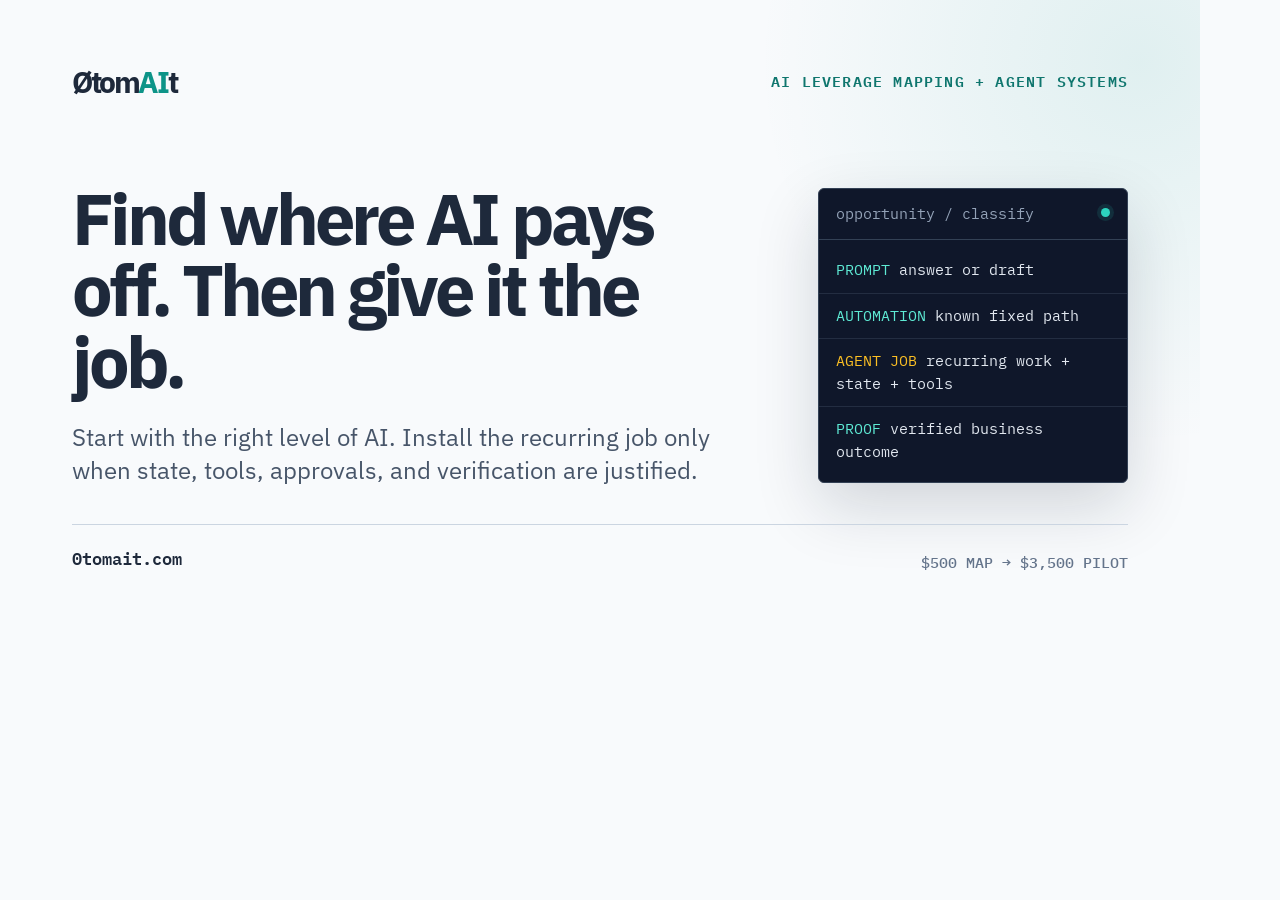
<file: marketing/assets/social-card.html>
<!doctype html>
<html lang="en">
<head>
<meta charset="UTF-8"><meta name="viewport" content="width=device-width,initial-scale=1">
<title>0tomait campaign card</title>
<link rel="preconnect" href="https://fonts.googleapis.com"><link rel="preconnect" href="https://fonts.gstatic.com" crossorigin>
<link href="https://fonts.googleapis.com/css2?family=IBM+Plex+Mono:wght@400;500;600&family=IBM+Plex+Sans:wght@400;500;600;700&display=swap" rel="stylesheet">
<style>
*{box-sizing:border-box}html,body{width:1200px;height:630px;margin:0;overflow:hidden}body{background:#f8fafc;color:#1e293b;font-family:"IBM Plex Sans",Arial,sans-serif}.card{position:relative;width:1200px;height:630px;background:radial-gradient(circle at 95% 10%,rgba(13,148,136,.1),transparent 30%),#f8fafc}.top{position:absolute;top:62px;left:72px;right:72px;display:flex;align-items:center;justify-content:space-between}.logo{font-size:30px;font-weight:700;letter-spacing:-.08em}.logo span,.accent{color:#0d9488}.tag{font:600 15px "IBM Plex Mono",monospace;letter-spacing:.08em;text-transform:uppercase;color:#0f766e}.content{position:absolute;top:145px;right:72px;bottom:104px;left:72px;display:grid;grid-template-columns:minmax(0,1.38fr) minmax(310px,.62fr);gap:70px;align-items:center}.copy h1{max-width:760px;margin:0;font-size:72px;line-height:.99;letter-spacing:-.055em}.copy p{max-width:720px;margin:24px 0 0;color:#475569;font-size:24px;line-height:1.4}.panel{border:1px solid #334155;border-radius:6px;background:#0f172a;color:#e2e8f0;box-shadow:0 24px 65px rgba(15,23,42,.16);font:15px/1.5 "IBM Plex Mono",monospace}.panel-head{display:flex;justify-content:space-between;padding:14px 17px;border-bottom:1px solid #334155;color:#94a3b8}.dot{width:9px;height:9px;margin-top:5px;border-radius:50%;background:#2dd4bf;box-shadow:0 0 0 4px rgba(45,212,191,.12)}.rows{padding:8px 0}.row{padding:11px 17px;border-bottom:1px solid rgba(51,65,85,.55)}.row:last-child{border:0}.ok{color:#5eead4}.hold{color:#fbbf24}.muted{display:block;margin-top:2px;color:#94a3b8}.footer{position:absolute;right:72px;bottom:58px;left:72px;display:flex;align-items:end;justify-content:space-between;border-top:1px solid #cbd5e1;padding-top:19px}.url{font:600 17px "IBM Plex Mono",monospace}.offer{color:#64748b;font:500 15px "IBM Plex Mono",monospace}.audit-score{display:flex;align-items:baseline;gap:12px;padding:28px}.audit-score b{font-size:76px;color:#5eead4;line-height:1}.audit-score span{color:#94a3b8}.audit-list{padding:0 22px 22px;color:#cbd5e1}.audit-list div{padding:8px 0;border-top:1px solid #334155}.record{padding:22px}.record b{display:block;color:#5eead4;font-size:48px}.record span{color:#94a3b8}.record-grid{display:grid;grid-template-columns:1fr 1fr}.record-grid div{padding:18px;border-top:1px solid #334155;border-right:1px solid #334155}.record-grid div:nth-child(even){border-right:0}.record-grid strong{display:block;color:#fff;font-size:24px}
</style>
</head>
<body><main class="card"><div class="top"><div class="logo">Øtom<span>AI</span>t</div><div class="tag" id="tag"></div></div><div class="content"><div class="copy"><h1 id="headline"></h1><p id="subhead"></p></div><div class="panel" id="panel"></div></div><div class="footer"><div class="url" id="url">0tomait.com</div><div class="offer" id="offer"></div></div></main>
<script>
const cards={
home:{tag:"AI leverage mapping + agent systems",headline:"Find where AI pays off. Then give it the job.",subhead:"Start with the right level of AI. Install the recurring job only when state, tools, approvals, and verification are justified.",offer:"$500 MAP → $3,500 PILOT",panel:`<div class="panel-head"><span>opportunity / classify</span><span class="dot"></span></div><div class="rows"><div class="row"><span class="ok">PROMPT</span> answer or draft</div><div class="row"><span class="ok">AUTOMATION</span> known fixed path</div><div class="row"><span class="hold">AGENT JOB</span> recurring work + state + tools</div><div class="row"><span class="ok">PROOF</span> verified business outcome</div></div>`},
demo:{tag:"Executable agent-job demo",headline:"A signed contract becomes a ready-to-start project.",subhead:"Five systems reconciled. One approval gate. Payment and kickoff verified. Zero exceptions remaining.",offer:"COMPOSITE DATA · REAL ORCHESTRATION",url:"0tomait.com/agent-job.html",panel:`<div class="panel-head"><span>handoff-1042 / complete</span><span class="dot"></span></div><div class="rows"><div class="row"><span class="ok">TRIGGER</span> contract + won deal</div><div class="row"><span class="ok">RECONCILE</span> five systems</div><div class="row"><span class="hold">APPROVAL</span> invoice + kickoff</div><div class="row"><span class="ok">VERIFY</span><span class="muted">paid · project ready · booked</span></div></div>`},
audit:{tag:"Five-minute diagnostic",headline:"Does your automation survive its engineer?",subhead:"Ten yes-or-no questions expose black boxes, silent failures, missing ownership, and fragile handoffs.",offer:"FREE · UNGATED · SCORED IN THE BROWSER",url:"0tomait.com/win.html",panel:`<div class="panel-head"><span>survival-audit / result</span><span class="dot"></span></div><div class="audit-score"><b>?</b><span>out of 10</span></div><div class="audit-list"><div>credentials + access</div><div>failure visibility</div><div>backup ownership</div><div>documentation + handover</div></div>`},
record:{tag:"Commercial record",headline:"A new offer built on real client work.",subhead:"Four real engagements represented precisely, one published client account, and an executable composite demo.",offer:"NO INVENTED OUTCOMES",panel:`<div class="panel-head"><span>client record</span><span class="dot"></span></div><div class="record"><b>4</b><span>real engagements</span></div><div class="record-grid"><div><strong>1</strong>testimonial</div><div><strong>5</strong>demo systems</div><div><strong>1</strong>active project</div><div><strong>0</strong>open demo exceptions</div></div>`},
difference:{tag:"Prompt versus agent job",headline:"An AI answer is not an operational result.",subhead:"The job earns its price when work keeps arriving and the outcome needs memory, tools, limits, action, and proof.",offer:"QUEUE · STATE · TOOLS · POLICY · VERIFICATION",panel:`<div class="panel-head"><span>conversation → operation</span><span class="dot"></span></div><div class="rows"><div class="row"><span class="ok">START</span> watched work source</div><div class="row"><span class="ok">CONTEXT</span> systems + prior state</div><div class="row"><span class="hold">ACTION</span> written authority</div><div class="row"><span class="ok">DONE</span> source evidence</div></div>`},
price:{tag:"Founding pilot scope",headline:"$3,500 is not a price for a prompt.",subhead:"It covers one installed operational loop: integration, state, approval limits, evaluation, recovery, deployment, and handover.",offer:"THREE WEEKS · 50% START · 50% HANDOVER",panel:`<div class="panel-head"><span>agent-job / pilot</span><span class="dot"></span></div><div class="rows"><div class="row"><span class="ok">1</span> recurring job</div><div class="row"><span class="ok">2</span> connected systems</div><div class="row"><span class="hold">1</span> approval boundary</div><div class="row"><span class="ok">30 DAYS</span> in-scope fixes</div></div>`}
};
const key=new URLSearchParams(location.search).get("card")||"home",c=cards[key]||cards.home;
for(const id of ["tag","headline","subhead","offer","url"])if(c[id])document.getElementById(id).textContent=c[id];
document.getElementById("panel").innerHTML=c.panel;
window.scrollTo(0,0);
</script>
</body></html>
</file>
